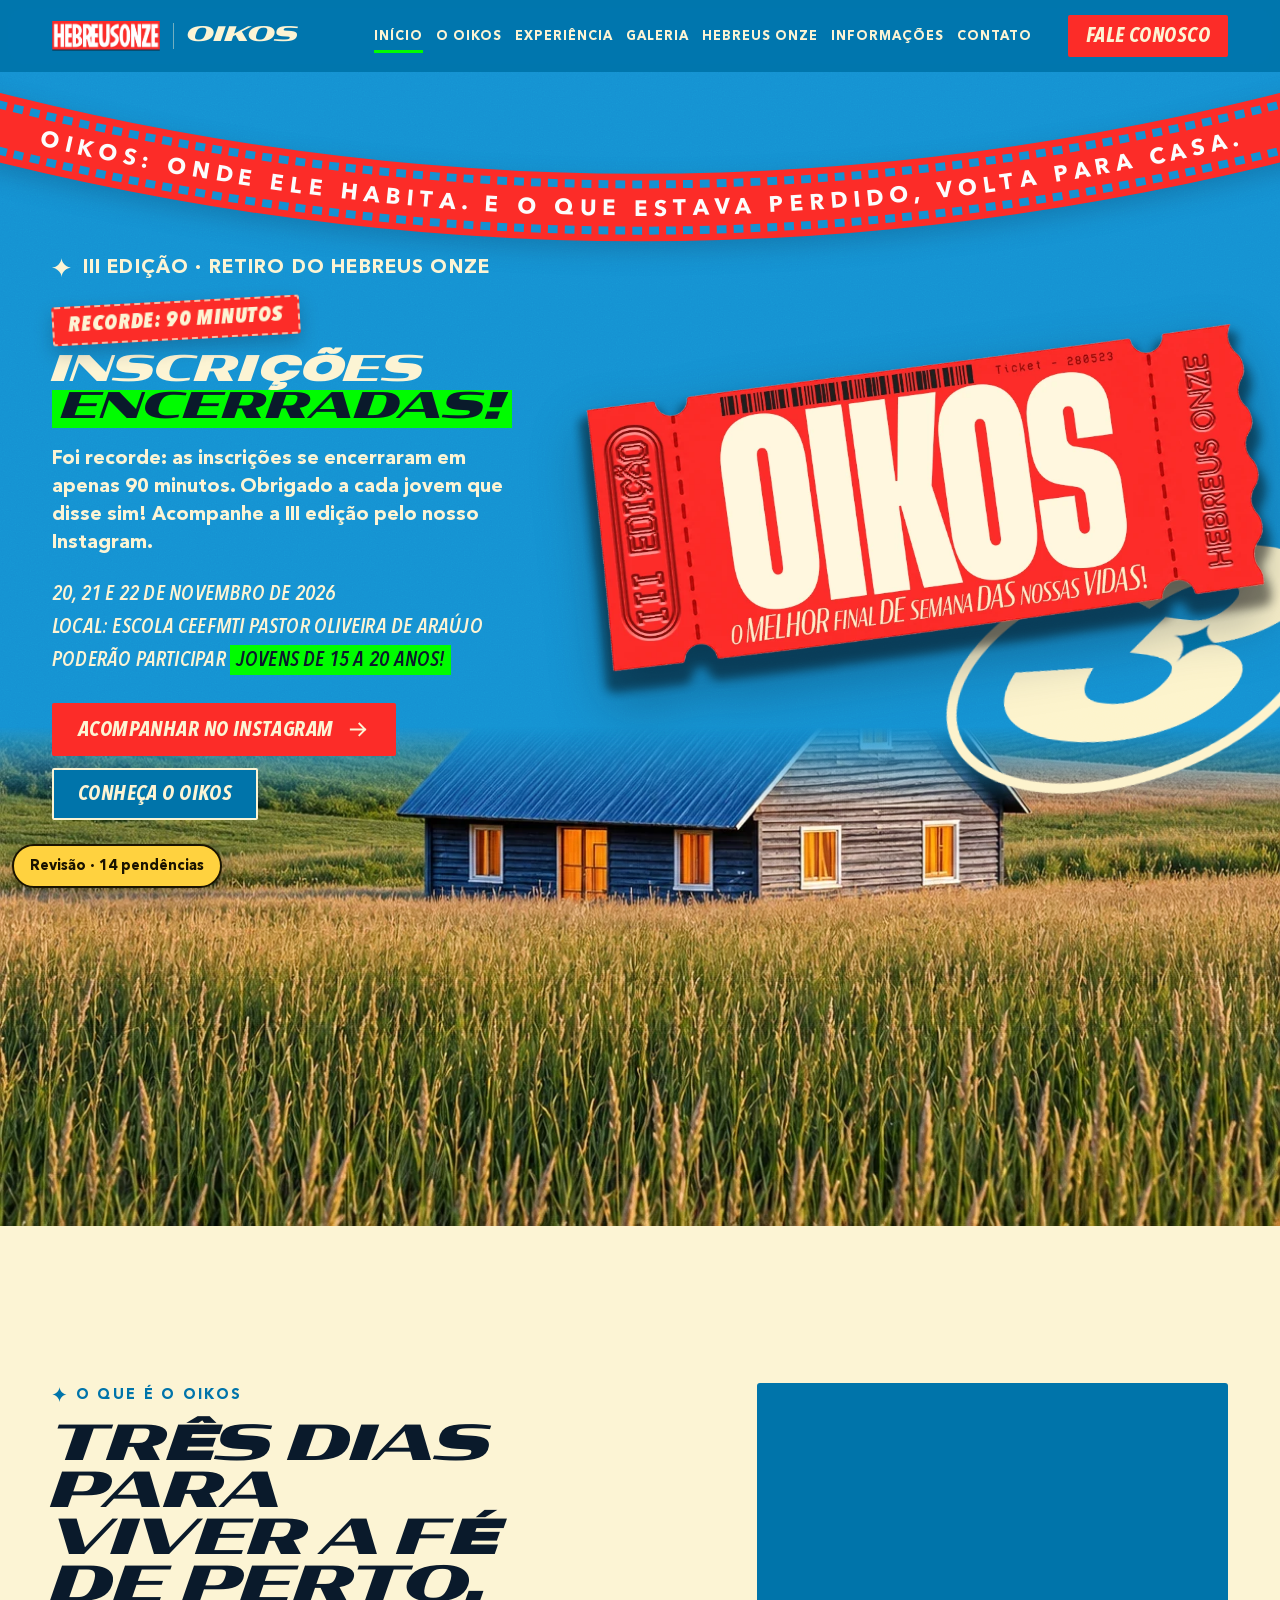
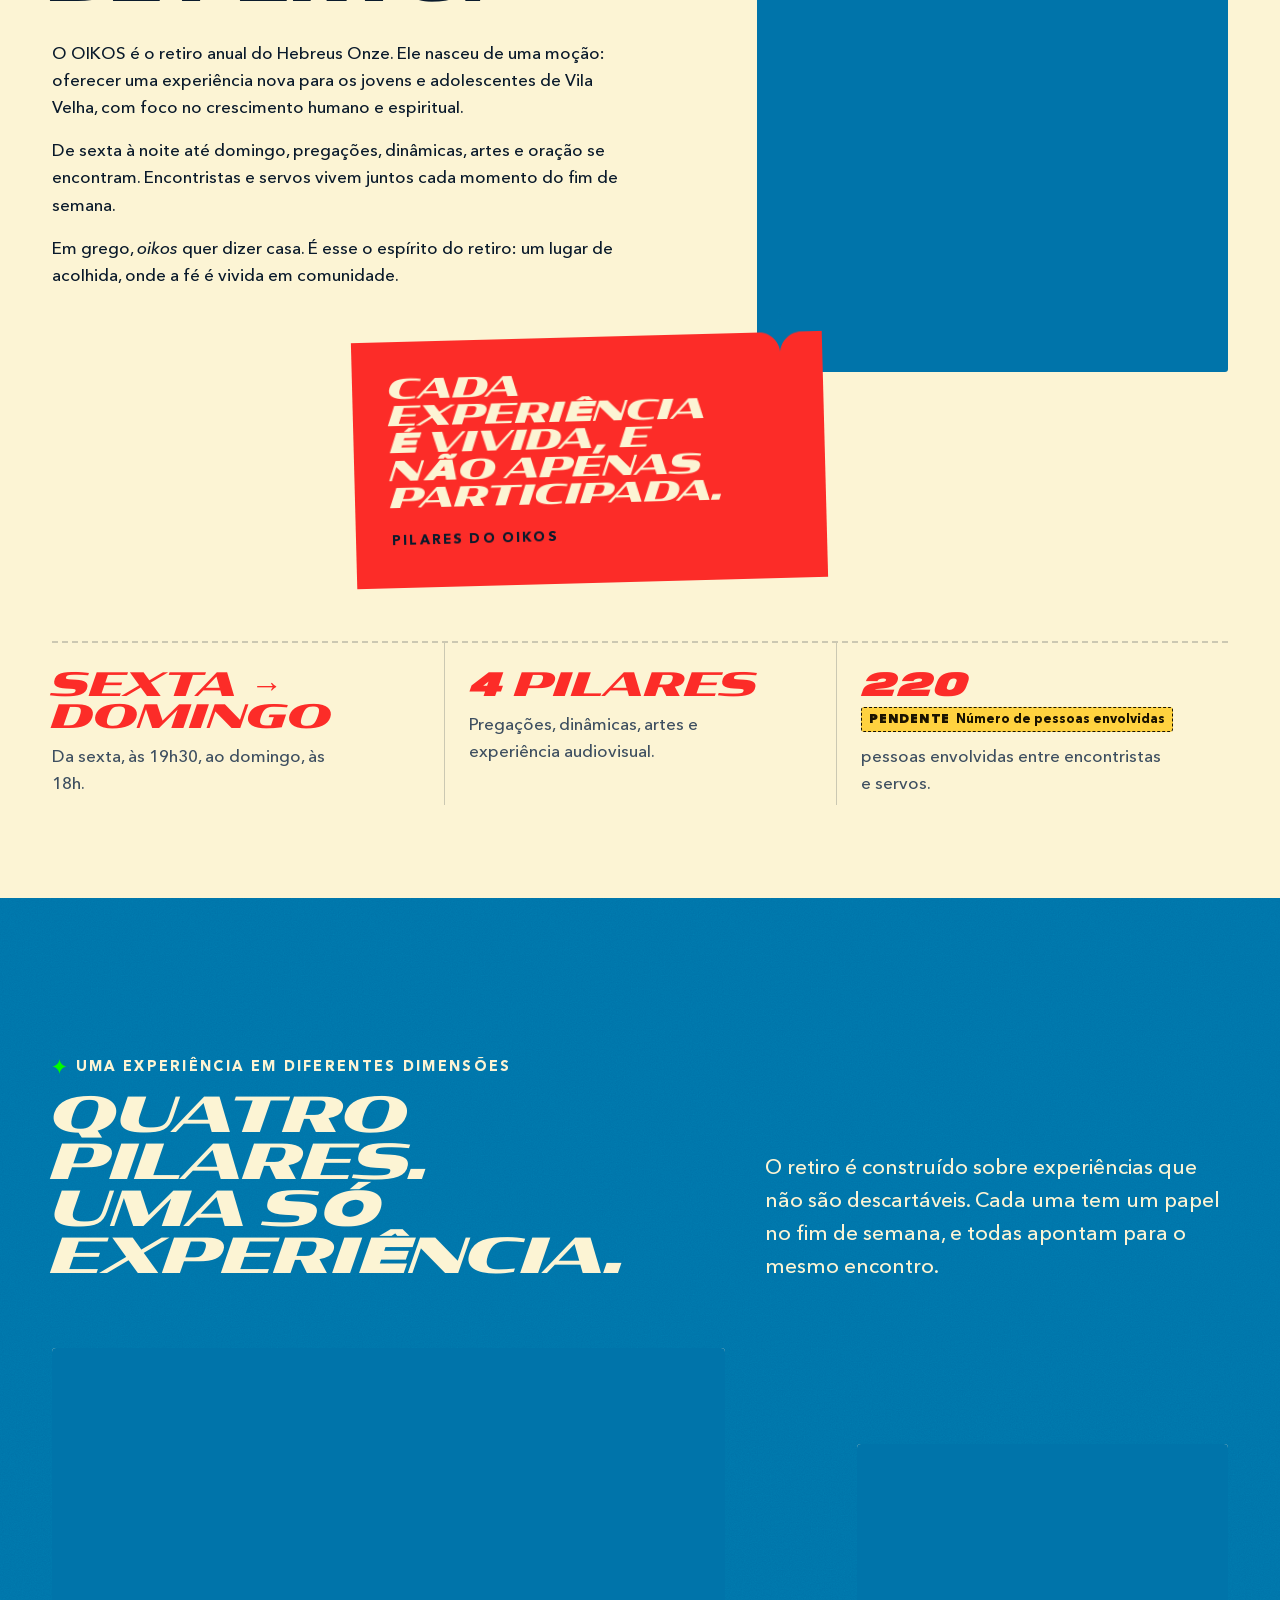
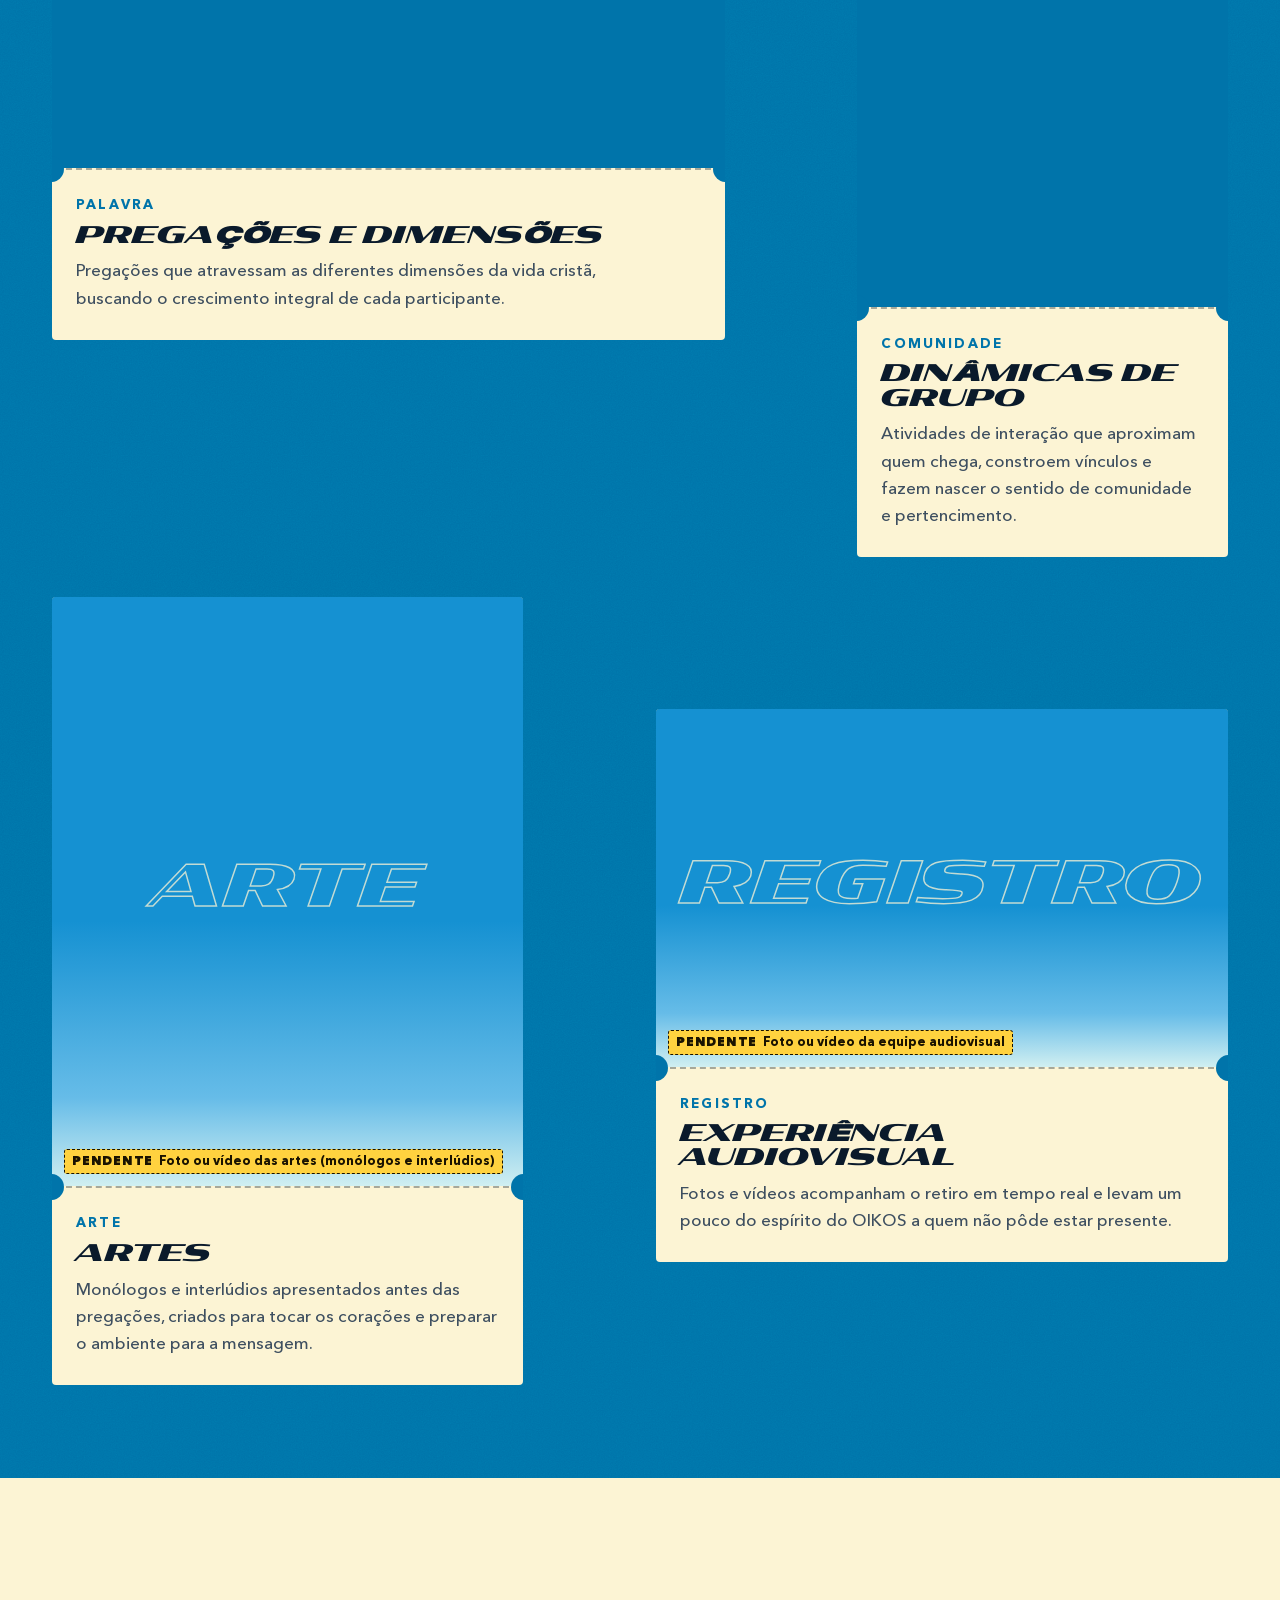
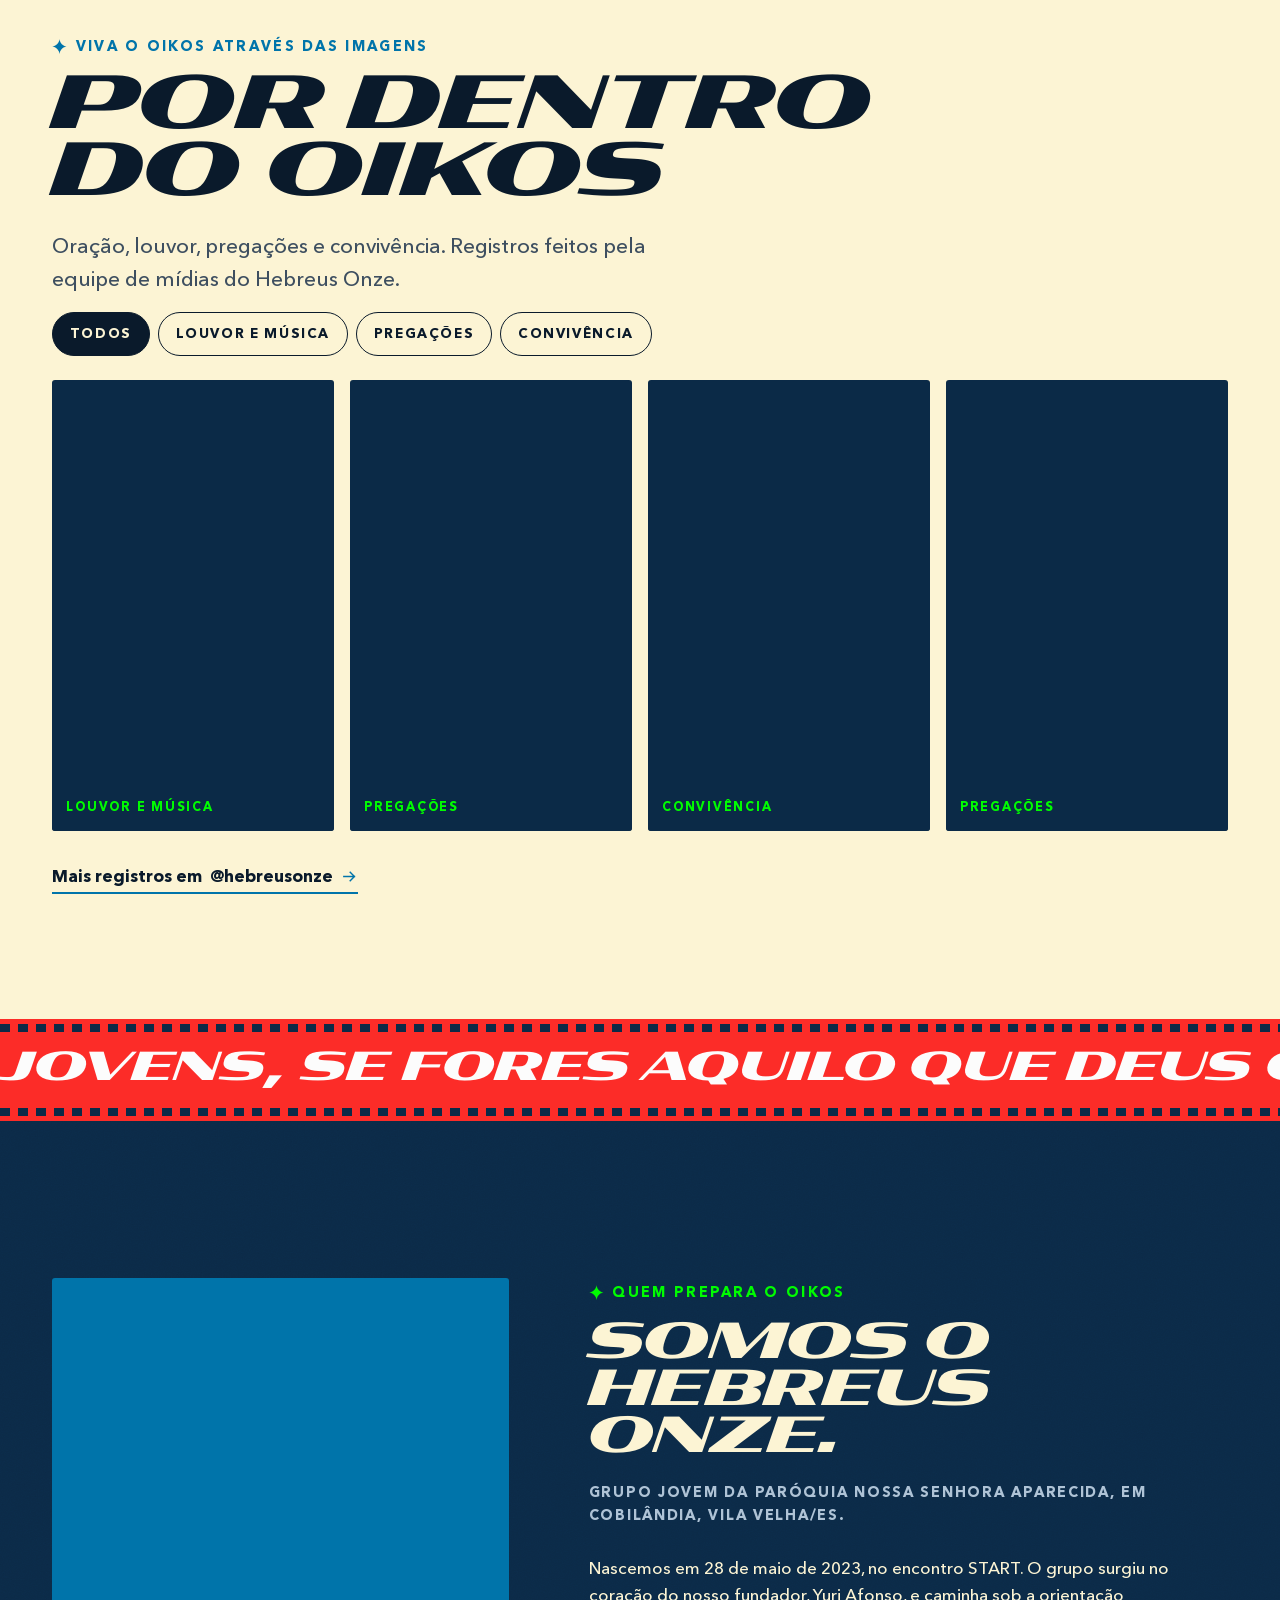
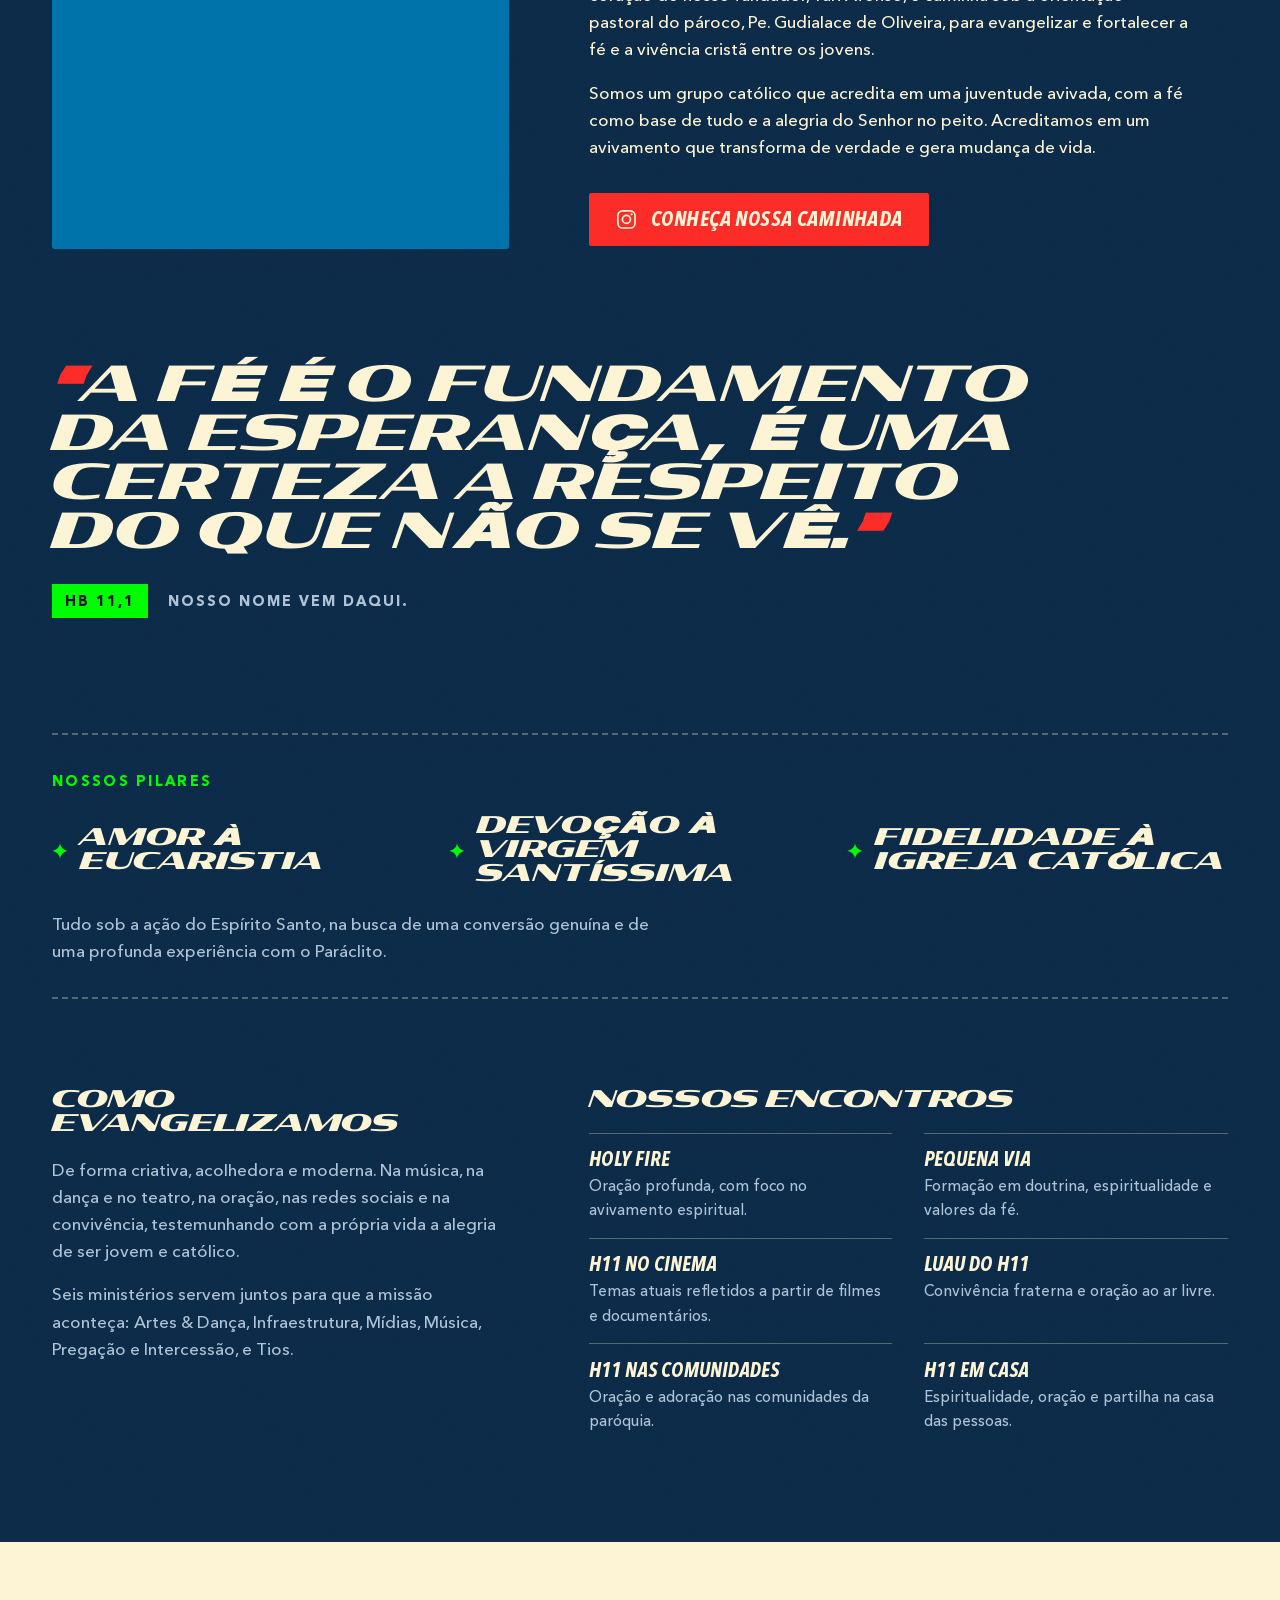
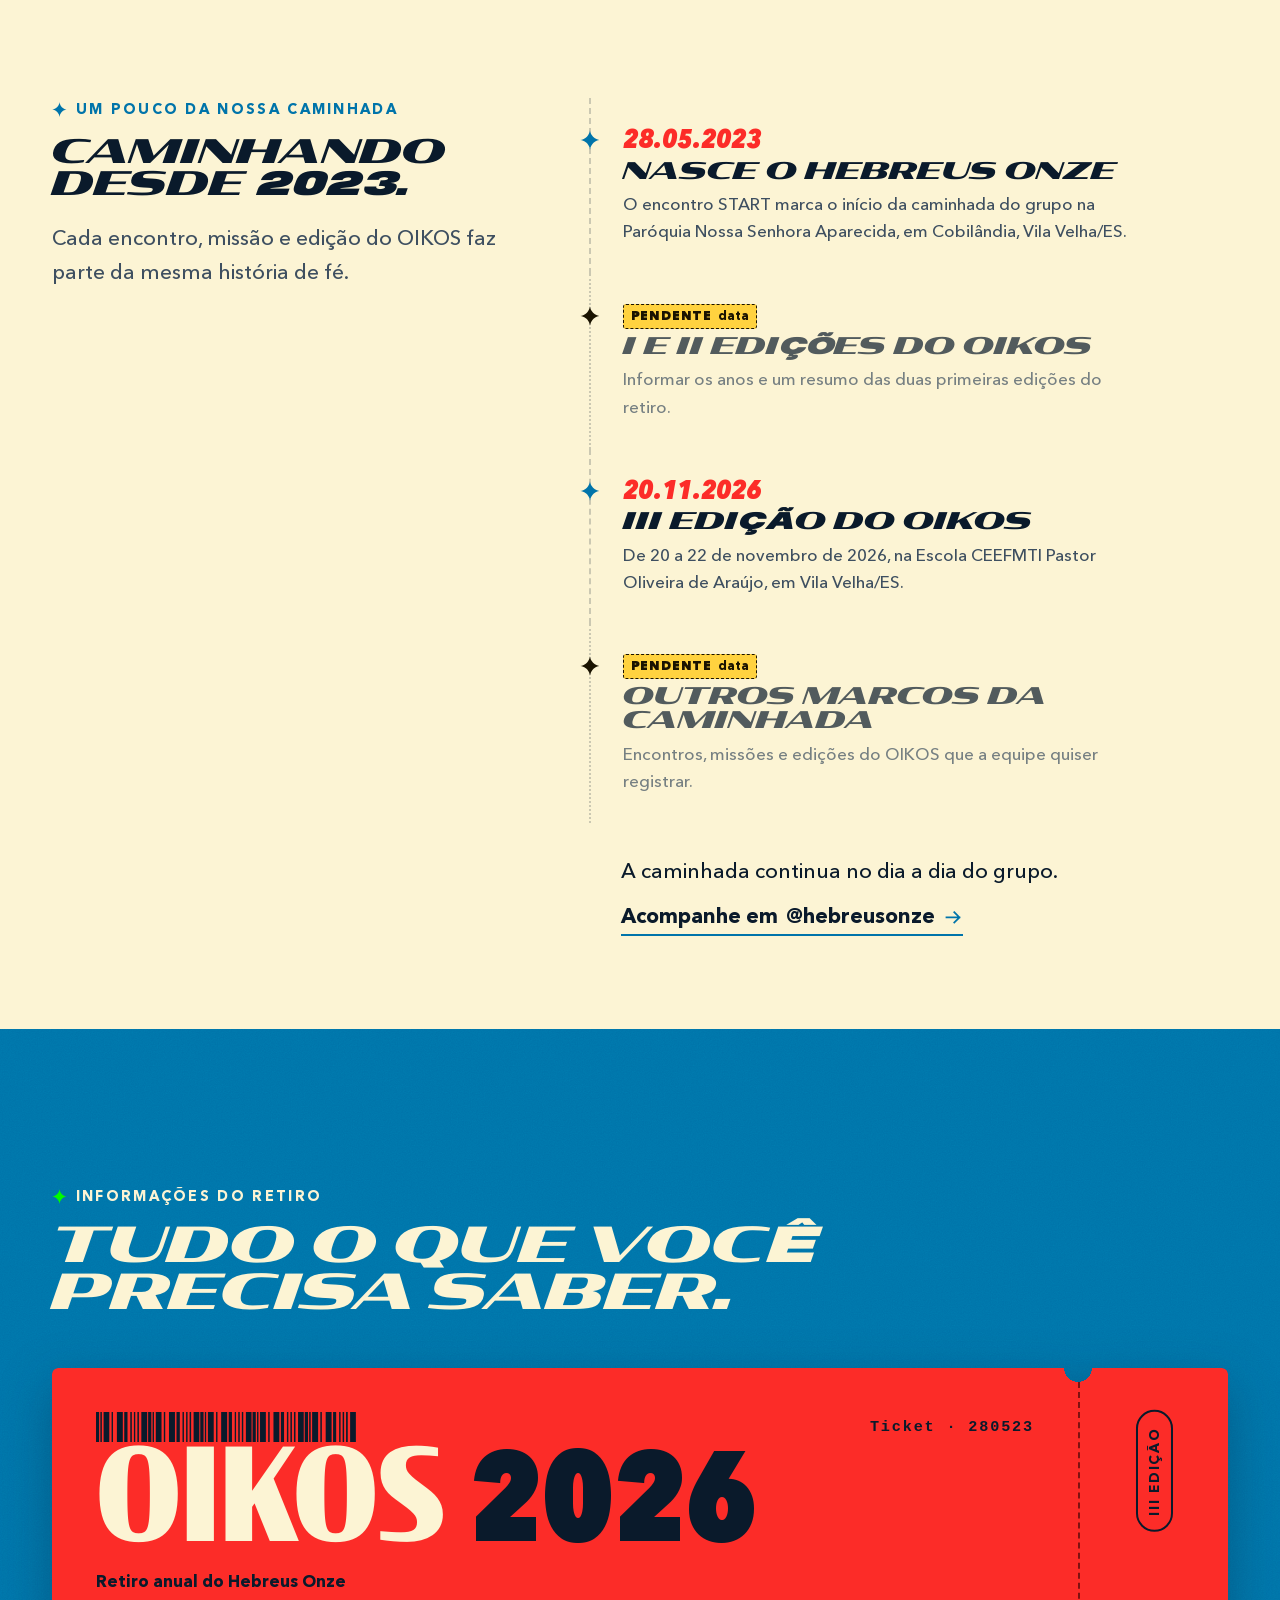
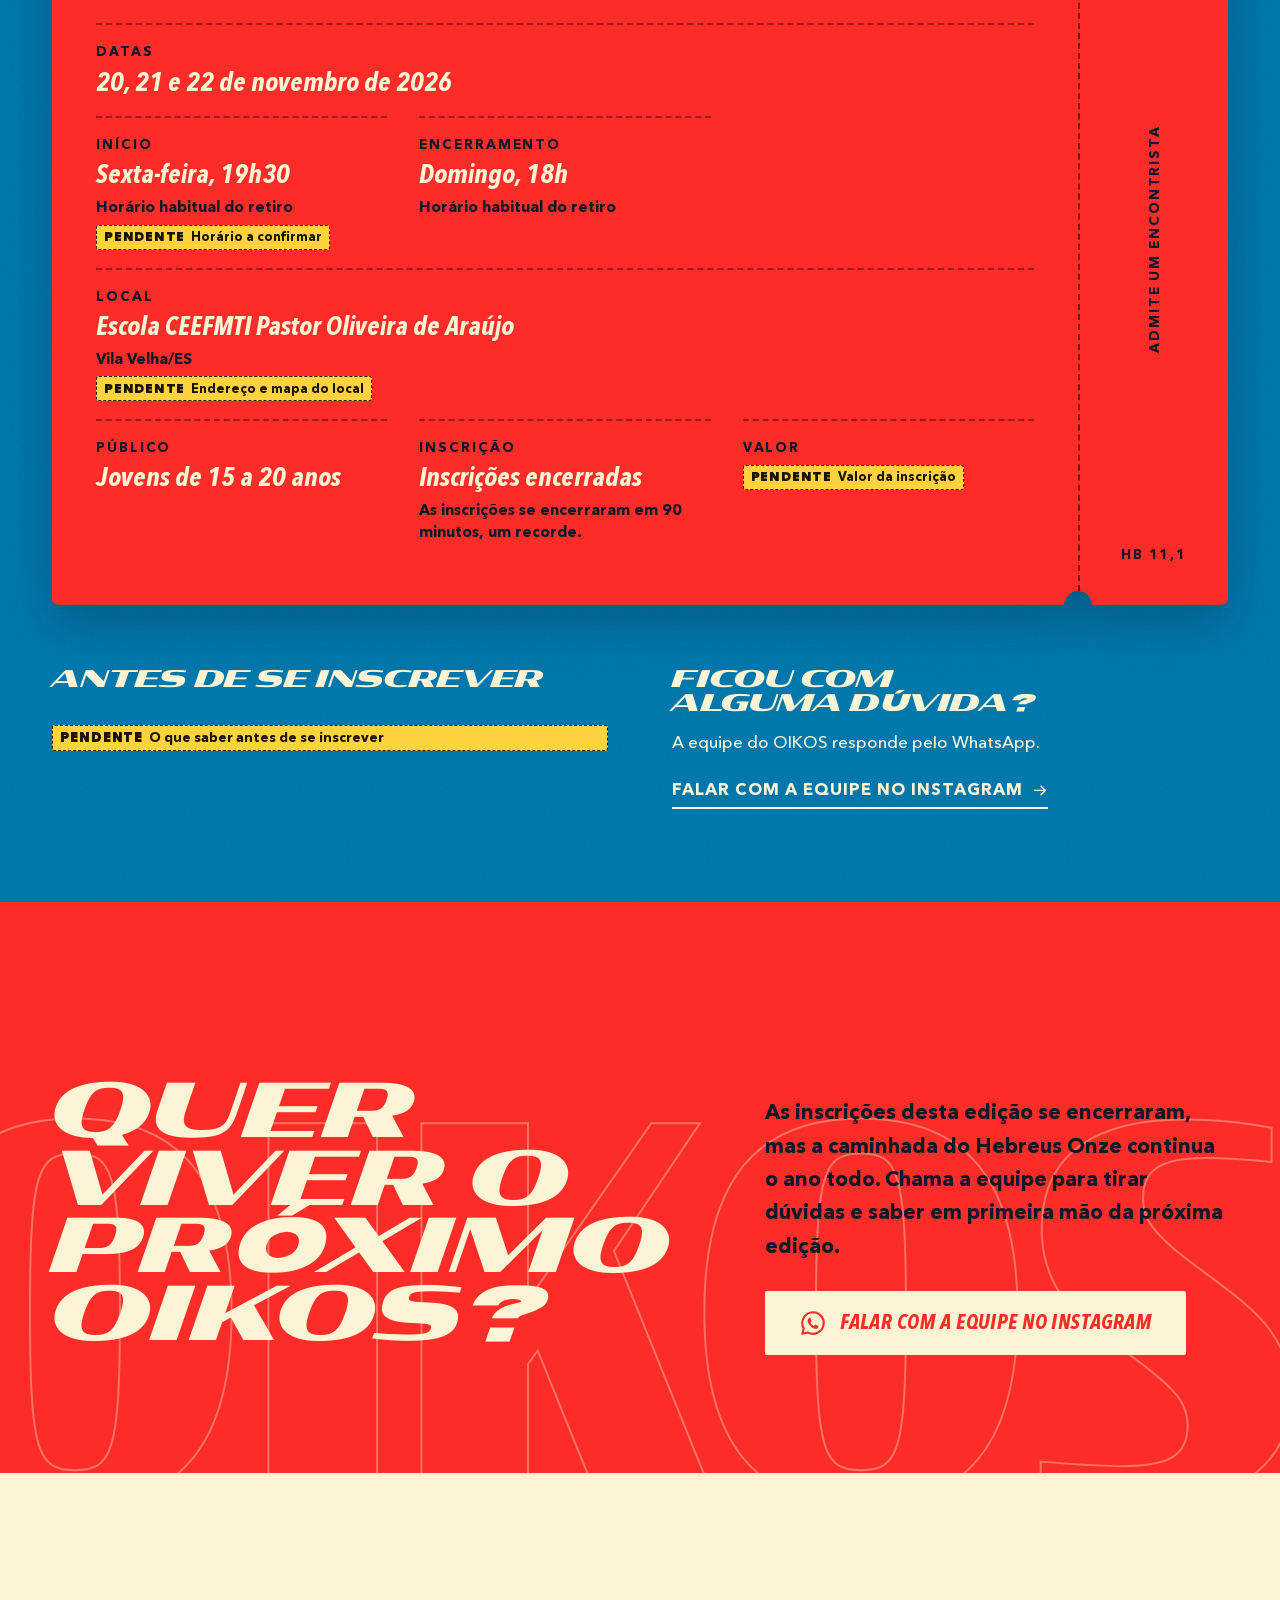
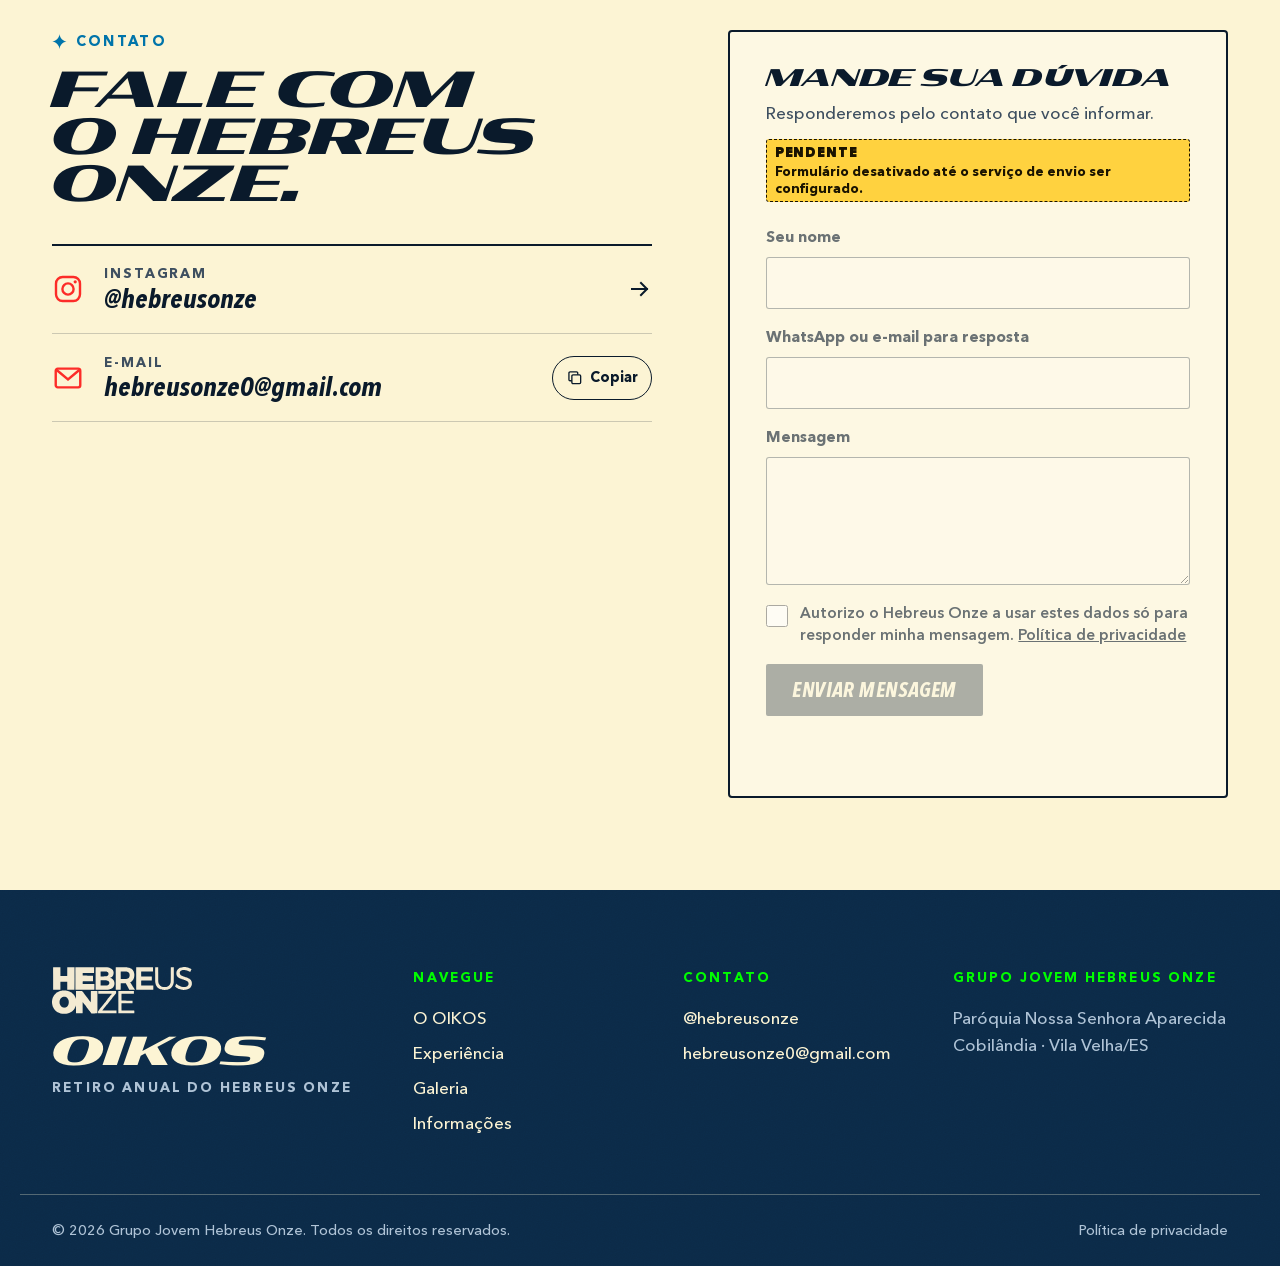
<file: index.html>
<!doctype html>
<html lang="pt-BR">
<head>
  <meta charset="utf-8">
  <meta name="viewport" content="width=device-width, initial-scale=1, viewport-fit=cover">
  <title>OIKOS | Retiro anual do Hebreus Onze · Vila Velha/ES</title>
  <meta name="description" content="OIKOS é o retiro anual do Grupo Jovem Hebreus Onze, da Paróquia Nossa Senhora Aparecida, em Cobilândia, Vila Velha/ES. Pregação, artes, oração e convivência para jovens de 15 a 20 anos.">
  <meta name="theme-color" content="#0074AA">
  <meta name="referrer" content="strict-origin-when-cross-origin">
  <meta http-equiv="Content-Security-Policy" content="default-src 'self'; script-src 'self' 'sha256-qOhFsq0QMV2REqNwk5hGH5bZE9SkX6gt6yeyKdYPv+U='; style-src 'self'; img-src 'self' data: https:; media-src 'self' https:; font-src 'self'; frame-src https://www.instagram.com; connect-src 'self' https://formspree.io https://formsubmit.co https://api.web3forms.com; form-action 'self' https://formspree.io https://formsubmit.co https://api.web3forms.com; base-uri 'self'; object-src 'none'">

  <!-- Compartilhamento em redes sociais. Se o site mudar de domínio, atualize og:url, og:image e o link canônico. -->
  <link rel="canonical" href="https://hebreus-onze-oikos.pages.dev/">
  <meta property="og:url" content="https://hebreus-onze-oikos.pages.dev/">
  <meta property="og:type" content="website">
  <meta property="og:locale" content="pt_BR">
  <meta property="og:site_name" content="Hebreus Onze">
  <meta property="og:title" content="OIKOS · Retiro anual do Hebreus Onze">
  <meta property="og:description" content="OIKOS: onde Ele habita. E o que estava perdido, volta para casa. III edição, 20 a 22 de novembro de 2026, em Vila Velha/ES.">
  <meta property="og:image" content="https://hebreus-onze-oikos.pages.dev/assets/img/social/oikos-compartilhamento.jpg">
  <meta property="og:image:width" content="1200">
  <meta property="og:image:height" content="630">
  <meta property="og:image:alt" content="OIKOS, retiro anual do Hebreus Onze">
  <meta name="twitter:card" content="summary_large_image">

  <link rel="icon" href="assets/img/marca/favicon-32.png" sizes="32x32" type="image/png">
  <link rel="apple-touch-icon" href="assets/img/marca/apple-touch-icon.png">
  <link rel="preload" href="assets/fonts/condor-extrabold-expanded-italic.woff2" as="font" type="font/woff2" crossorigin>
  <link rel="preload" href="assets/fonts/avenir-next-500.woff2" as="font" type="font/woff2" crossorigin>
  <link rel="stylesheet" href="css/estilo.css">
  <script>document.documentElement.classList.add("js")</script>

  <script type="application/ld+json">
  {
    "@context": "https://schema.org",
    "@type": "Organization",
    "name": "Grupo Jovem Hebreus Onze",
    "description": "Grupo jovem católico da Paróquia Nossa Senhora Aparecida, em Cobilândia, Vila Velha/ES.",
    "foundingDate": "2023-05-28",
    "email": "hebreusonze0@gmail.com",
    "url": "https://hebreus-onze-oikos.pages.dev/",
    "sameAs": ["https://www.instagram.com/hebreusonze/"],
    "address": { "@type": "PostalAddress", "addressLocality": "Vila Velha", "addressRegion": "ES", "addressCountry": "BR" }
  }
  </script>
</head>
<body>

<!-- Ícones reutilizáveis -->
<svg class="sprite" aria-hidden="true" focusable="false">
  <symbol id="i-brilho" viewBox="45 45 651 651"><path fill="currentColor" d="M369 57C363 128 326 206 270 263 209 326 129 364 51 369c-6 1-2 2 12 3 112 11 223 92 275 201 17 37 31 86 31 115 0 8 2 3 3-11 5-55 30-116 66-164 57-76 141-127 230-140 7-1 16-2 18-2s5 0 6-1 0-1-4-1c-2 0-10-1-17-2-99-13-193-75-250-165-27-43-47-100-50-144 0-5-1-9-1-10s-1 4-1 9Z"/></symbol>
  <symbol id="i-seta" viewBox="0 0 24 24"><path fill="none" stroke="currentColor" stroke-width="2" stroke-linecap="square" d="M4 12h15M13 6l6 6-6 6"/></symbol>
  <symbol id="i-seta-baixo" viewBox="0 0 24 24"><path fill="none" stroke="currentColor" stroke-width="2" stroke-linecap="square" d="M12 4v15M6 13l6 6 6-6"/></symbol>
  <symbol id="i-whatsapp" viewBox="0 0 24 24"><path fill="none" stroke="currentColor" stroke-width="1.8" stroke-linejoin="round" d="M12 2.8a9.2 9.2 0 0 0-7.9 13.9L2.8 21.2l4.6-1.2A9.2 9.2 0 1 0 12 2.8Z"/><path fill="currentColor" d="M9.1 7.3c.3 0 .5 0 .7.5l.9 2.1c.1.3 0 .5-.1.7l-.6.7c-.1.2-.2.3 0 .6.5.9 1.3 1.8 2.3 2.4.3.2.4.1.6 0l.7-.8c.2-.2.4-.2.6-.1l2 1c.3.1.4.3.4.5 0 .8-.6 1.8-1.6 2-1 .2-2.6-.2-4.4-1.6-1.7-1.3-2.9-3.1-3.2-4.3-.3-1.3.3-2.6 1.2-3.3.2-.2.3-.4.5-.4Z"/></symbol>
  <symbol id="i-instagram" viewBox="0 0 24 24"><rect x="3" y="3" width="18" height="18" rx="5" fill="none" stroke="currentColor" stroke-width="1.8"/><circle cx="12" cy="12" r="4.2" fill="none" stroke="currentColor" stroke-width="1.8"/><circle cx="17.4" cy="6.6" r="1.2" fill="currentColor"/></symbol>
  <symbol id="i-email" viewBox="0 0 24 24"><rect x="2.8" y="5" width="18.4" height="14" rx="1.5" fill="none" stroke="currentColor" stroke-width="1.8"/><path fill="none" stroke="currentColor" stroke-width="1.8" d="m3.5 6 8.5 7 8.5-7"/></symbol>
  <symbol id="i-play" viewBox="0 0 24 24"><path fill="currentColor" d="M7 4.5v15l12.5-7.5Z"/></symbol>
  <symbol id="i-pausa" viewBox="0 0 24 24"><path fill="currentColor" d="M6 4.5h4v15H6zm8 0h4v15h-4z"/></symbol>
  <symbol id="i-fechar" viewBox="0 0 24 24"><path fill="none" stroke="currentColor" stroke-width="2" d="m5 5 14 14M19 5 5 19"/></symbol>
  <symbol id="i-anterior" viewBox="0 0 24 24"><path fill="none" stroke="currentColor" stroke-width="2" d="m15 4-8 8 8 8"/></symbol>
  <symbol id="i-proximo" viewBox="0 0 24 24"><path fill="none" stroke="currentColor" stroke-width="2" d="m9 4 8 8-8 8"/></symbol>
  <symbol id="i-copiar" viewBox="0 0 24 24"><rect x="8" y="8" width="12" height="12" rx="1.5" fill="none" stroke="currentColor" stroke-width="1.8"/><path fill="none" stroke="currentColor" stroke-width="1.8" d="M16 8V5.5A1.5 1.5 0 0 0 14.5 4h-9A1.5 1.5 0 0 0 4 5.5v9A1.5 1.5 0 0 0 5.5 16H8"/></symbol>
  <symbol id="i-pin" viewBox="0 0 24 24"><path fill="none" stroke="currentColor" stroke-width="1.8" d="M12 21s-6.5-6.1-6.5-11.2a6.5 6.5 0 0 1 13 0C18.5 14.9 12 21 12 21Z"/><circle cx="12" cy="9.8" r="2.3" fill="currentColor"/></symbol>
</svg>

<a class="pular" href="#conteudo">Pular para o conteúdo</a>

<!-- ============================== CABEÇALHO ============================== -->
<header class="topo" data-topo>
  <div class="aviso" data-aviso hidden>
    <div class="wrap aviso__wrap">
      <svg class="icone" aria-hidden="true"><use href="#i-brilho"/></svg>
      <p class="aviso__texto" data-aviso-texto></p>
      <a class="aviso__link" data-aviso-link hidden></a>
    </div>
  </div>
  <div class="wrap topo__barra">
    <a class="marca" href="#inicio" aria-label="OIKOS, Hebreus Onze: voltar ao início">
      <img class="marca__h11" src="assets/img/marca/hebreusonze-marvel.webp" width="1002" height="280" alt="">
      <span class="marca__div" aria-hidden="true"></span>
      <span class="marca__oikos" aria-hidden="true">OIKOS</span>
    </a>
    <nav class="nav" aria-label="Seções do site">
      <ul class="nav__lista">
        <li><a href="#inicio">Início</a></li>
        <li><a href="#oikos">O OIKOS</a></li>
        <li><a href="#experiencia">Experiência</a></li>
        <li><a href="#galeria">Galeria</a></li>
        <li><a href="#hebreus-onze">Hebreus Onze</a></li>
        <li><a href="#informacoes">Informações</a></li>
        <li><a href="#contato">Contato</a></li>
      </ul>
    </nav>
    <div class="topo__acoes">
      <a class="btn btn--primario btn--pequeno topo__cta" href="#participar">Fale conosco</a>
      <button class="menu-botao" type="button" aria-expanded="false" aria-controls="menu-movel" data-menu-botao>
        <span class="menu-botao__linhas" aria-hidden="true"></span>
        <span class="sr-only">Abrir menu</span>
      </button>
    </div>
  </div>
</header>

<div class="menu-movel grao" id="menu-movel" data-menu hidden>
  <nav aria-label="Menu">
    <ul class="menu-movel__lista">
      <li><a href="#inicio">Início</a></li>
      <li><a href="#oikos">O OIKOS</a></li>
      <li><a href="#experiencia">Experiência</a></li>
      <li><a href="#galeria">Galeria</a></li>
      <li><a href="#hebreus-onze">Hebreus Onze</a></li>
      <li><a href="#informacoes">Informações</a></li>
      <li><a href="#contato">Contato</a></li>
    </ul>
  </nav>
  <div class="menu-movel__rodape">
    <a class="btn btn--primario" href="#participar">Fale com a equipe</a>
    <a class="menu-movel__social" data-instagram href="https://www.instagram.com/hebreusonze/" target="_blank" rel="noopener noreferrer">
      <svg class="icone" aria-hidden="true"><use href="#i-instagram"/></svg><span data-instagram-usuario>@hebreusonze</span>
    </a>
  </div>
</div>

<main id="conteudo">

<!-- ============================== 1 · HERO ============================== -->
<section class="hero grao" id="inicio" aria-labelledby="hero-titulo">
  <div class="hero__midia" data-hero-midia></div>
  <div class="hero__sombra" aria-hidden="true"></div>
  <div class="hero__tres-grande" aria-hidden="true">
    <img class="hero__anel" src="assets/img/oikos/circulo.png" width="1017" height="608" alt="">
    <img class="hero__tres-img" src="assets/img/oikos/tres-brilho.webp" width="1016" height="731" alt="">
  </div>
  <div class="hero__casa" aria-hidden="true">
    <picture>
      <!-- Computador: foto horizontal. Celular e tablet em pé: foto quadrada. -->
      <source media="(min-width: 1000px)" srcset="assets/img/oikos/casa-campo-larga.webp" width="2000" height="1125">
      <img src="assets/img/oikos/casa-campo.webp" width="1254" height="1254" alt="">
    </picture>
  </div>

  <div class="fita">
    <svg class="fita__curva" viewBox="0 0 1440 180" aria-hidden="true" focusable="false">
      <path id="fita-caminho" class="fita__faixa" d="M -40 30 Q 720 230 1480 30"/>
      <path class="fita__furos" d="M -40 4 Q 720 204 1480 4"/>
      <path class="fita__furos" d="M -40 56 Q 720 256 1480 56"/>
      <text dy="9"><textPath href="#fita-caminho" startOffset="50%" text-anchor="middle" textLength="1360" lengthAdjust="spacing" data-lema-svg>OIKOS: ONDE ELE HABITA. E O QUE ESTAVA PERDIDO, VOLTA PARA CASA.</textPath></text>
    </svg>
    <p class="fita__texto" data-lema>OIKOS: onde Ele habita. E o que estava perdido, volta para casa.</p>
  </div>

  <div class="wrap hero__grade">
    <div class="hero__centro">
      <h1 class="hero__bilhete" id="hero-titulo">
        <img src="assets/img/oikos/bilhete-oikos.webp" width="1051" height="562" fetchpriority="high"
             alt="OIKOS, III edição. O melhor final de semana das nossas vidas! Hebreus Onze.">
        <img class="hero__tres" src="assets/img/oikos/tres-brilho.webp" width="1016" height="731" alt="">
      </h1>

      <div class="hero__texto">
        <p class="hero__edicao">
          <svg class="icone" aria-hidden="true"><use href="#i-brilho"/></svg>
          <span><span data-numero-edicao>III Edição</span> · Retiro do Hebreus Onze</span>
        </p>
        <p class="hero__selo" data-fase-selo>Recorde: 90 minutos</p>
        <p class="hero__frase" data-fase-frase>Inscrições <em>encerradas!</em></p>
        <p class="hero__sub" data-fase-subtitulo>Foi recorde: as inscrições se encerraram em apenas 90 minutos. Obrigado a cada jovem que disse sim! Acompanhe a III edição pelo nosso Instagram.</p>
        <ul class="hero__dados">
          <li data-campo="quando">20, 21 e 22 de novembro de 2026</li>
          <li data-hero-local>Local: <span data-campo="local-nome">Escola CEEFMTI Pastor Oliveira de Araújo</span></li>
          <li data-hero-publico>Poderão participar <em data-campo="publico">jovens de 15 a 20 anos!</em></li>
        </ul>
        <div class="hero__botoes">
          <a class="btn btn--primario" href="#participar" data-fase-botao>
            <span data-fase-botao-texto>Acompanhar no Instagram</span>
            <svg class="icone" aria-hidden="true"><use href="#i-seta"/></svg>
          </a>
          <a class="btn btn--contorno" href="#oikos">Conheça o OIKOS</a>
        </div>
      </div>
    </div>
  </div>
  <button class="hero__pausa" type="button" data-hero-pausa hidden aria-pressed="false">
    <svg class="icone" aria-hidden="true"><use href="#i-pausa"/></svg>
    <span class="sr-only" data-hero-pausa-texto>Pausar vídeo de fundo</span>
  </button>
</section>

<!-- ============================== 2 · O QUE É O OIKOS ============================== -->
<section class="faixa faixa--papel oikos-sec" id="oikos" aria-labelledby="oikos-titulo">
  <div class="wrap oikos-sec__grade">
    <div class="oikos-sec__texto revela">
      <p class="sobrelinha"><svg class="icone" aria-hidden="true"><use href="#i-brilho"/></svg>O que é o OIKOS</p>
      <h2 class="titulo titulo--g" id="oikos-titulo">Três dias para viver a fé de perto.</h2>
      <div class="prosa">
        <p>O OIKOS é o retiro anual do Hebreus Onze. Ele nasceu de uma moção: oferecer uma experiência nova para os jovens e adolescentes de Vila Velha, com foco no crescimento humano e espiritual.</p>
        <p>De sexta à noite até domingo, pregações, dinâmicas, artes e oração se encontram. Encontristas e servos vivem juntos cada momento do fim de semana.</p>
        <p>Em grego, <em>oikos</em> quer dizer casa. É esse o espírito do retiro: um lugar de acolhida, onde a fé é vivida em comunidade.</p>
      </div>
    </div>

    <figure class="oikos-sec__foto revela">
      <div class="moldura moldura--retrato" data-midia="oikos" data-midia-rotulo="Foto do OIKOS (edição anterior)">
        <div class="moldura__vazia" aria-hidden="true"><span>OIKOS</span></div>
      </div>
      <figcaption class="legenda" data-midia-legenda="oikos" hidden></figcaption>
    </figure>

    <blockquote class="citacao-oikos revela">
      <svg class="citacao-oikos__brilho" aria-hidden="true"><use href="#i-brilho"/></svg>
      <p>Cada experiência é vivida, e não apenas participada.</p>
      <footer>Pilares do OIKOS</footer>
    </blockquote>
  </div>

  <div class="wrap">
    <dl class="fatos revela">
      <div class="fato">
        <dt class="fato__valor">Sexta <span aria-hidden="true">→</span><span class="sr-only">a</span> Domingo</dt>
        <dd class="fato__desc" data-campo="fato-horario">Da sexta, às 19h30, ao domingo, às 18h.</dd>
      </div>
      <div class="fato">
        <dt class="fato__valor">4 pilares</dt>
        <dd class="fato__desc">Pregações, dinâmicas, artes e experiência audiovisual.</dd>
      </div>
      <div class="fato" data-fato-pessoas>
        <dt class="fato__valor" data-campo="pessoas">220</dt>
        <dd class="fato__desc">pessoas envolvidas entre encontristas e servos.</dd>
      </div>
    </dl>
  </div>
</section>

<!-- ============================== 3 · EXPERIÊNCIA ============================== -->
<section class="faixa faixa--azul grao experiencia" id="experiencia" aria-labelledby="exp-titulo">
  <div class="wrap">
    <header class="cabeca-sec cabeca-sec--dividida revela">
      <div>
        <p class="sobrelinha"><svg class="icone" aria-hidden="true"><use href="#i-brilho"/></svg>Uma experiência em diferentes dimensões</p>
        <h2 class="titulo titulo--g" id="exp-titulo">Quatro pilares. Uma só experiência.</h2>
      </div>
      <p class="cabeca-sec__intro">O retiro é construído sobre experiências que não são descartáveis. Cada uma tem um papel no fim de semana, e todas apontam para o mesmo encontro.</p>
    </header>

    <div class="pilares">
      <article class="pilar pilar--a revela">
        <div class="moldura moldura--paisagem" data-midia="pregacao" data-midia-rotulo="Foto ou vídeo das pregações">
          <div class="moldura__vazia" aria-hidden="true"><span>Palavra</span></div>
        </div>
        <div class="pilar__picote" aria-hidden="true"></div>
        <div class="pilar__corpo">
          <p class="pilar__tag">Palavra</p>
          <h3 class="pilar__titulo">Pregações e dimensões</h3>
          <p>Pregações que atravessam as diferentes dimensões da vida cristã, buscando o crescimento integral de cada participante.</p>
        </div>
      </article>

      <article class="pilar pilar--b revela">
        <div class="moldura moldura--retrato" data-midia="dinamicas" data-midia-rotulo="Foto ou vídeo das dinâmicas de grupo">
          <div class="moldura__vazia" aria-hidden="true"><span>Juntos</span></div>
        </div>
        <div class="pilar__picote" aria-hidden="true"></div>
        <div class="pilar__corpo">
          <p class="pilar__tag">Comunidade</p>
          <h3 class="pilar__titulo">Dinâmicas de grupo</h3>
          <p>Atividades de interação que aproximam quem chega, constroem vínculos e fazem nascer o sentido de comunidade e pertencimento.</p>
        </div>
      </article>

      <article class="pilar pilar--c revela">
        <div class="moldura moldura--retrato" data-midia="artes" data-midia-rotulo="Foto ou vídeo das artes (monólogos e interlúdios)">
          <div class="moldura__vazia" aria-hidden="true"><span>Arte</span></div>
        </div>
        <div class="pilar__picote" aria-hidden="true"></div>
        <div class="pilar__corpo">
          <p class="pilar__tag">Arte</p>
          <h3 class="pilar__titulo">Artes</h3>
          <p>Monólogos e interlúdios apresentados antes das pregações, criados para tocar os corações e preparar o ambiente para a mensagem.</p>
        </div>
      </article>

      <article class="pilar pilar--d revela">
        <div class="moldura moldura--paisagem" data-midia="audiovisual" data-midia-rotulo="Foto ou vídeo da equipe audiovisual">
          <div class="moldura__vazia" aria-hidden="true"><span>Registro</span></div>
        </div>
        <div class="pilar__picote" aria-hidden="true"></div>
        <div class="pilar__corpo">
          <p class="pilar__tag">Registro</p>
          <h3 class="pilar__titulo">Experiência audiovisual</h3>
          <p>Fotos e vídeos acompanham o retiro em tempo real e levam um pouco do espírito do OIKOS a quem não pôde estar presente.</p>
        </div>
      </article>
    </div>
  </div>
</section>

<!-- ============================== 4 · GALERIA ============================== -->
<section class="faixa faixa--papel galeria" id="galeria" aria-labelledby="galeria-titulo">
  <div class="wrap">
    <header class="cabeca-sec revela">
      <p class="sobrelinha"><svg class="icone" aria-hidden="true"><use href="#i-brilho"/></svg>Viva o OIKOS através das imagens</p>
      <h2 class="titulo titulo--gg" id="galeria-titulo">Por dentro do OIKOS</h2>
      <p class="cabeca-sec__intro">Oração, louvor, pregações e convivência. Registros feitos pela equipe de mídias do Hebreus Onze.</p>
    </header>

    <div class="galeria__filtros" data-galeria-filtros role="group" aria-label="Filtrar galeria" hidden></div>
    <div class="galeria__grade" data-galeria-grade aria-live="polite"></div>

    <div class="galeria__vazia" data-galeria-vazia hidden>
      <p>As imagens das edições do OIKOS chegam aqui em breve. Enquanto isso, acompanhe os registros no nosso Instagram.</p>
      <a class="btn btn--escuro" data-instagram href="https://www.instagram.com/hebreusonze/" target="_blank" rel="noopener noreferrer">
        <svg class="icone" aria-hidden="true"><use href="#i-instagram"/></svg>Ver no Instagram
      </a>
    </div>

    <p class="galeria__mais">
      <a data-instagram href="https://www.instagram.com/hebreusonze/" target="_blank" rel="noopener noreferrer">
        Mais registros em <span data-instagram-usuario>@hebreusonze</span>
        <svg class="icone" aria-hidden="true"><use href="#i-seta"/></svg>
      </a>
    </p>
  </div>
</section>

<!-- Faixa com a frase do grupo -->
<div class="frase-faixa">
  <p class="sr-only">Jovens, se fores aquilo que Deus quer, colocareis fogo no mundo!</p>
  <!-- Letreiro: duas metades iguais (2 + 2 cópias) para o giro não ter emenda -->
  <div class="frase-faixa__trilho" aria-hidden="true">
    <span class="frase-faixa__item">Jovens, se fores aquilo que Deus quer, colocareis fogo no mundo!<svg><use href="#i-brilho"/></svg></span>
    <span class="frase-faixa__item">Jovens, se fores aquilo que Deus quer, colocareis fogo no mundo!<svg><use href="#i-brilho"/></svg></span>
    <span class="frase-faixa__item">Jovens, se fores aquilo que Deus quer, colocareis fogo no mundo!<svg><use href="#i-brilho"/></svg></span>
    <span class="frase-faixa__item">Jovens, se fores aquilo que Deus quer, colocareis fogo no mundo!<svg><use href="#i-brilho"/></svg></span>
  </div>
</div>

<!-- ============================== 5 · HEBREUS ONZE ============================== -->
<section class="faixa faixa--noite grao h11" id="hebreus-onze" aria-labelledby="h11-titulo">
  <div class="wrap">
    <div class="h11__abertura">
      <figure class="h11__foto revela">
        <div class="moldura moldura--retrato" data-midia="grupo" data-midia-rotulo="Foto real do grupo Hebreus Onze">
          <div class="moldura__vazia moldura__vazia--logo" aria-hidden="true">
            <img src="assets/img/marca/hebreus-onze-creme.svg" width="302" height="100" alt="">
          </div>
        </div>
        <figcaption class="legenda" data-midia-legenda="grupo" hidden></figcaption>
      </figure>

      <div class="h11__intro revela">
        <p class="sobrelinha"><svg class="icone" aria-hidden="true"><use href="#i-brilho"/></svg>Quem prepara o OIKOS</p>
        <h2 class="titulo titulo--g" id="h11-titulo">Somos o Hebreus Onze.</h2>
        <p class="h11__onde">Grupo jovem da Paróquia Nossa Senhora Aparecida, em Cobilândia, Vila Velha/ES.</p>
        <div class="prosa">
          <p>Nascemos em 28 de maio de 2023, no encontro START. O grupo surgiu no coração do nosso fundador, Yuri Afonso, e caminha sob a orientação pastoral do pároco, Pe. Gudialace de Oliveira, para evangelizar e fortalecer a fé e a vivência cristã entre os jovens.</p>
          <p>Somos um grupo católico que acredita em uma juventude avivada, com a fé como base de tudo e a alegria do Senhor no peito. Acreditamos em um avivamento que transforma de verdade e gera mudança de vida.</p>
        </div>
        <a class="btn btn--primario" data-instagram href="https://www.instagram.com/hebreusonze/" target="_blank" rel="noopener noreferrer">
          <svg class="icone" aria-hidden="true"><use href="#i-instagram"/></svg>
          Conheça nossa caminhada
        </a>
      </div>
    </div>

    <figure class="versiculo revela">
      <blockquote>
        <p>A fé é o fundamento da esperança, é uma certeza a respeito do que não se vê.</p>
      </blockquote>
      <figcaption><span class="versiculo__ref">Hb 11,1</span><span>Nosso nome vem daqui.</span></figcaption>
    </figure>

    <div class="pilares-fe revela">
      <h3 class="sobrelinha">Nossos pilares</h3>
      <ul class="pilares-fe__lista">
        <li><svg class="icone" aria-hidden="true"><use href="#i-brilho"/></svg>Amor à Eucaristia</li>
        <li><svg class="icone" aria-hidden="true"><use href="#i-brilho"/></svg>Devoção à Virgem Santíssima</li>
        <li><svg class="icone" aria-hidden="true"><use href="#i-brilho"/></svg>Fidelidade à Igreja Católica</li>
      </ul>
      <p class="pilares-fe__nota">Tudo sob a ação do Espírito Santo, na busca de uma conversão genuína e de uma profunda experiência com o Paráclito.</p>
    </div>

    <div class="h11__missao">
      <div class="h11__como revela">
        <h3 class="titulo titulo--m">Como evangelizamos</h3>
        <div class="prosa">
          <p>De forma criativa, acolhedora e moderna. Na música, na dança e no teatro, na oração, nas redes sociais e na convivência, testemunhando com a própria vida a alegria de ser jovem e católico.</p>
          <p>Seis ministérios servem juntos para que a missão aconteça: Artes &amp; Dança, Infraestrutura, Mídias, Música, Pregação e Intercessão, e Tios.</p>
        </div>
      </div>
      <div class="h11__encontros revela">
        <h3 class="titulo titulo--m">Nossos encontros</h3>
        <dl class="encontros">
          <div><dt>Holy Fire</dt><dd>Oração profunda, com foco no avivamento espiritual.</dd></div>
          <div><dt>Pequena Via</dt><dd>Formação em doutrina, espiritualidade e valores da fé.</dd></div>
          <div><dt>H11 no Cinema</dt><dd>Temas atuais refletidos a partir de filmes e documentários.</dd></div>
          <div><dt>Luau do H11</dt><dd>Convivência fraterna e oração ao ar livre.</dd></div>
          <div><dt>H11 nas Comunidades</dt><dd>Oração e adoração nas comunidades da paróquia.</dd></div>
          <div><dt>H11 em Casa</dt><dd>Espiritualidade, oração e partilha na casa das pessoas.</dd></div>
        </dl>
      </div>
    </div>
  </div>
</section>

<!-- ============================== 6 · NOSSA CAMINHADA ============================== -->
<section class="faixa faixa--papel caminhada" id="caminhada" aria-labelledby="caminhada-titulo">
  <div class="wrap caminhada__grade">
    <header class="caminhada__cabeca revela">
      <p class="sobrelinha"><svg class="icone" aria-hidden="true"><use href="#i-brilho"/></svg>Um pouco da nossa caminhada</p>
      <h2 class="titulo titulo--g" id="caminhada-titulo">Caminhando desde 2023.</h2>
      <p class="cabeca-sec__intro">Cada encontro, missão e edição do OIKOS faz parte da mesma história de fé.</p>
    </header>
    <ol class="linha-tempo" data-caminhada>
      <li class="marco revela">
        <p class="marco__data">28.05.2023</p>
        <div class="marco__corpo">
          <h3 class="marco__titulo">Nasce o Hebreus Onze</h3>
          <p>O encontro START marca o início da caminhada do grupo na Paróquia Nossa Senhora Aparecida, em Cobilândia, Vila Velha/ES.</p>
        </div>
      </li>
    </ol>
    <div class="caminhada__fim revela">
      <p>A caminhada continua no dia a dia do grupo.</p>
      <a data-instagram href="https://www.instagram.com/hebreusonze/" target="_blank" rel="noopener noreferrer">
        Acompanhe em <span data-instagram-usuario>@hebreusonze</span>
        <svg class="icone" aria-hidden="true"><use href="#i-seta"/></svg>
      </a>
    </div>
  </div>
</section>

<!-- ============================== 7 · INFORMAÇÕES ============================== -->
<section class="faixa faixa--azul grao informacoes" id="informacoes" aria-labelledby="info-titulo">
  <div class="wrap">
    <div class="contagem revela" data-contagem hidden>
      <p class="contagem__palavra" aria-hidden="true" data-contagem-faltam>Faltam</p>
      <div class="contagem__bilhete" aria-hidden="true">
        <img src="assets/img/oikos/bilhete-vazio.webp" width="1051" height="562" alt="">
        <span class="contagem__numero" data-contador-dias></span>
      </div>
      <p class="contagem__palavra" aria-hidden="true" data-contagem-dias>dias</p>
      <p class="sr-only" data-contagem-texto></p>
    </div>

    <header class="cabeca-sec revela">
      <p class="sobrelinha"><svg class="icone" aria-hidden="true"><use href="#i-brilho"/></svg>Informações do retiro</p>
      <h2 class="titulo titulo--g" id="info-titulo">Tudo o que você precisa saber.</h2>
    </header>

    <article class="ingresso ingresso--info revela" aria-labelledby="info-nome">
      <div class="ingresso__mascara">
      <div class="ingresso__corpo">
        <div class="ingresso__cabeca">
          <span class="ingresso__barras" aria-hidden="true"></span>
          <span class="ingresso__serie">Ticket · 280523</span>
        </div>
        <h3 class="ingresso__nome" id="info-nome">OIKOS <span data-ano-edicao></span></h3>
        <p class="ingresso__desc">Retiro anual do Hebreus Onze</p>
        <dl class="info-campos" data-info-campos>
          <div class="info-campo"><dt>Início</dt><dd>Sexta-feira, 19h30</dd></div>
          <div class="info-campo"><dt>Encerramento</dt><dd>Domingo, 18h</dd></div>
          <div class="info-campo"><dt>Público</dt><dd>Jovens de 15 a 20 anos</dd></div>
        </dl>
      </div>
      <div class="ingresso__canhoto">
        <span class="ingresso__edicao" data-numero-edicao>III Edição</span>
        <span class="ingresso__admite">Admite um encontrista</span>
        <span class="ingresso__ref">Hb 11,1</span>
      </div>
      </div>
    </article>

    <div class="info-extra">
      <div class="info-extra__lista revela" data-antes hidden>
        <h3 class="titulo titulo--m">Antes de se inscrever</h3>
        <ul class="lista-check" data-antes-lista></ul>
      </div>
      <div class="info-extra__duvida revela">
        <h3 class="titulo titulo--m">Ficou com alguma dúvida?</h3>
        <p>A equipe do OIKOS responde pelo WhatsApp.</p>
        <a class="link-seta" href="#participar" data-whatsapp data-rotulo-alternativo="Falar com a equipe no Instagram">
          <span data-whatsapp-rotulo>Falar com a equipe</span>
          <svg class="icone" aria-hidden="true"><use href="#i-seta"/></svg>
        </a>
      </div>
    </div>
  </div>
</section>

<!-- ============================== 8 · PARTICIPAR ============================== -->
<section class="faixa faixa--vermelha participar" id="participar" aria-labelledby="participar-titulo">
  <div class="participar__fundo" aria-hidden="true">OIKOS</div>
  <div class="wrap participar__grade">
    <h2 class="titulo titulo--ggg revela" id="participar-titulo">Quer viver o próximo OIKOS?</h2>
    <div class="participar__acao revela">
      <p>As inscrições desta edição se encerraram, mas a caminhada do Hebreus Onze continua o ano todo. Chama a equipe para tirar dúvidas e saber em primeira mão da próxima edição.</p>
      <a class="btn btn--papel btn--grande" href="#contato" data-whatsapp data-mensagem="proxima" data-rotulo-alternativo="Falar com a equipe no Instagram">
        <svg class="icone" aria-hidden="true"><use href="#i-whatsapp"/></svg>
        <span data-whatsapp-rotulo>Quero saber da próxima edição</span>
      </a>
      <p class="participar__nota" data-whatsapp-nota hidden>Você vai abrir uma conversa com o número <span data-whatsapp-numero></span>.</p>
    </div>
  </div>
</section>

<!-- ============================== 9 · CONTATO ============================== -->
<section class="faixa faixa--papel contato" id="contato" aria-labelledby="contato-titulo">
  <div class="wrap contato__grade">
    <div class="contato__canais revela">
      <p class="sobrelinha"><svg class="icone" aria-hidden="true"><use href="#i-brilho"/></svg>Contato</p>
      <h2 class="titulo titulo--g" id="contato-titulo">Fale com o Hebreus Onze.</h2>
      <ul class="canais">
        <li data-canal-whatsapp hidden>
          <a class="canal" href="#participar" data-whatsapp>
            <svg class="icone canal__icone" aria-hidden="true"><use href="#i-whatsapp"/></svg>
            <span class="canal__rotulo">WhatsApp</span>
            <span class="canal__valor" data-whatsapp-numero></span>
            <svg class="icone canal__seta" aria-hidden="true"><use href="#i-seta"/></svg>
          </a>
        </li>
        <li>
          <a class="canal" data-instagram href="https://www.instagram.com/hebreusonze/" target="_blank" rel="noopener noreferrer">
            <svg class="icone canal__icone" aria-hidden="true"><use href="#i-instagram"/></svg>
            <span class="canal__rotulo">Instagram</span>
            <span class="canal__valor" data-instagram-usuario>@hebreusonze</span>
            <svg class="icone canal__seta" aria-hidden="true"><use href="#i-seta"/></svg>
          </a>
        </li>
        <li class="canal canal--email">
          <svg class="icone canal__icone" aria-hidden="true"><use href="#i-email"/></svg>
          <span class="canal__rotulo">E-mail</span>
          <a class="canal__valor" data-email href="mailto:hebreusonze0@gmail.com">hebreusonze0@gmail.com</a>
          <button class="canal__copiar" type="button" data-copiar-email>
            <svg class="icone" aria-hidden="true"><use href="#i-copiar"/></svg>
            <span data-copiar-texto>Copiar</span>
          </button>
        </li>
      </ul>
    </div>

    <div class="contato__form revela" data-form-bloco>
      <h3 class="titulo titulo--m">Mande sua dúvida</h3>
      <p class="contato__form-intro">Responderemos pelo contato que você informar.</p>
      <form class="form" data-form novalidate>
        <div class="campo">
          <label for="f-nome">Seu nome</label>
          <input id="f-nome" name="nome" type="text" autocomplete="name" required minlength="2" maxlength="80">
          <p class="campo__erro" id="f-nome-erro" data-erro-de="f-nome" hidden></p>
        </div>
        <div class="campo">
          <label for="f-contato">WhatsApp ou e-mail para resposta</label>
          <input id="f-contato" name="contato" type="text" autocomplete="email" required maxlength="120" inputmode="email">
          <p class="campo__erro" id="f-contato-erro" data-erro-de="f-contato" hidden></p>
        </div>
        <div class="campo">
          <label for="f-mensagem">Mensagem</label>
          <textarea id="f-mensagem" name="mensagem" rows="4" required minlength="10" maxlength="1500"></textarea>
          <p class="campo__erro" id="f-mensagem-erro" data-erro-de="f-mensagem" hidden></p>
        </div>
        <div class="campo campo--isca" aria-hidden="true">
          <label for="f-site">Não preencha este campo</label>
          <input id="f-site" name="_gotcha" type="text" tabindex="-1" autocomplete="off">
        </div>
        <div class="campo campo--check">
          <input id="f-aceite" name="aceite" type="checkbox" required>
          <label for="f-aceite">Autorizo o Hebreus Onze a usar estes dados só para responder minha mensagem. <a href="privacidade.html">Política de privacidade</a></label>
          <p class="campo__erro" id="f-aceite-erro" data-erro-de="f-aceite" hidden></p>
        </div>
        <button class="btn btn--escuro" type="submit" data-form-enviar>Enviar mensagem</button>
        <p class="form__status" data-form-status role="status" aria-live="polite"></p>
      </form>
    </div>
  </div>
</section>

</main>

<!-- ============================== 10 · RODAPÉ ============================== -->
<footer class="rodape grao">
  <div class="wrap rodape__grade">
    <div class="rodape__marca">
      <img src="assets/img/marca/hebreus-onze-creme.svg" width="151" height="50" alt="Hebreus Onze">
      <p class="rodape__oikos">OIKOS<span>Retiro anual do Hebreus Onze</span></p>
    </div>
    <div class="rodape__col">
      <h2 class="rodape__titulo">Navegue</h2>
      <ul>
        <li><a href="#oikos">O OIKOS</a></li>
        <li><a href="#experiencia">Experiência</a></li>
        <li><a href="#galeria">Galeria</a></li>
        <li><a href="#informacoes">Informações</a></li>
      </ul>
    </div>
    <div class="rodape__col">
      <h2 class="rodape__titulo">Contato</h2>
      <ul>
        <li><a data-instagram href="https://www.instagram.com/hebreusonze/" target="_blank" rel="noopener noreferrer"><span data-instagram-usuario>@hebreusonze</span></a></li>
        <li><a data-email href="mailto:hebreusonze0@gmail.com">hebreusonze0@gmail.com</a></li>
      </ul>
    </div>
    <div class="rodape__col">
      <h2 class="rodape__titulo">Grupo Jovem Hebreus Onze</h2>
      <p>Paróquia Nossa Senhora Aparecida<br>Cobilândia · Vila Velha/ES</p>
    </div>
  </div>
  <div class="wrap rodape__base">
    <p>© <span data-ano-atual>2026</span> Grupo Jovem Hebreus Onze. Todos os direitos reservados.</p>
    <p><a href="privacidade.html">Política de privacidade</a></p>
  </div>
</footer>

<!-- Chamada fixa no celular -->
<div class="cta-movel" data-cta-movel hidden>
  <a class="btn btn--primario" href="#participar">Fale com a equipe</a>
</div>

<!-- Visualização ampliada da galeria -->
<dialog class="lightbox" data-lightbox aria-label="Galeria ampliada">
  <div class="lightbox__palco" data-lightbox-palco></div>
  <div class="lightbox__barra">
    <p class="lightbox__legenda" data-lightbox-legenda></p>
    <p class="lightbox__contagem" data-lightbox-contagem></p>
  </div>
  <button class="lightbox__btn lightbox__fechar" type="button" data-lightbox-fechar>
    <svg class="icone" aria-hidden="true"><use href="#i-fechar"/></svg><span class="sr-only">Fechar</span>
  </button>
  <button class="lightbox__btn lightbox__ant" type="button" data-lightbox-anterior>
    <svg class="icone" aria-hidden="true"><use href="#i-anterior"/></svg><span class="sr-only">Mídia anterior</span>
  </button>
  <button class="lightbox__btn lightbox__prox" type="button" data-lightbox-proximo>
    <svg class="icone" aria-hidden="true"><use href="#i-proximo"/></svg><span class="sr-only">Próxima mídia</span>
  </button>
</dialog>

<script src="conteudo.js" defer></script>
<script src="js/util.js" defer></script>
<script src="js/galeria.js" defer></script>
<script src="js/app.js" defer></script>
</body>
</html>
</file>
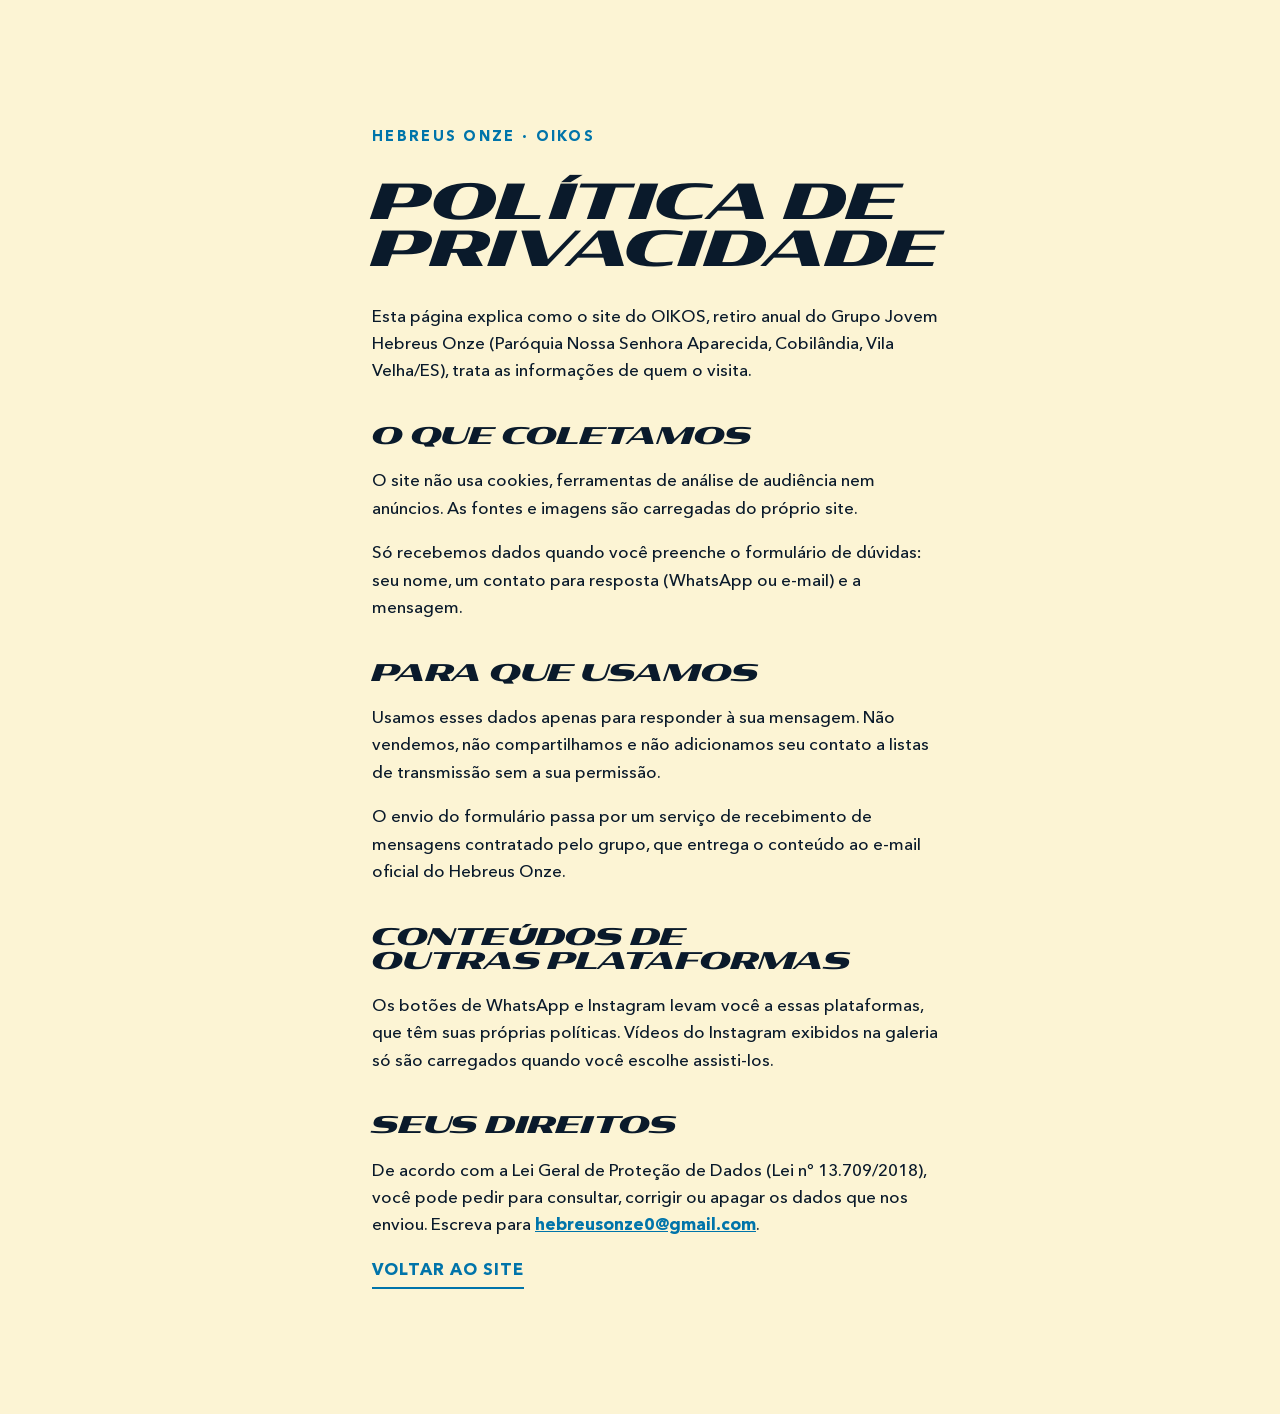
<file: privacidade.html>
<!doctype html>
<html lang="pt-BR">
<head>
  <meta charset="utf-8">
  <meta name="viewport" content="width=device-width, initial-scale=1, viewport-fit=cover">
  <title>Política de privacidade | OIKOS · Hebreus Onze</title>
  <meta name="description" content="Como o site do OIKOS, retiro anual do Hebreus Onze, trata os dados enviados pelo formulário de contato.">
  <meta name="robots" content="noindex">
  <meta name="theme-color" content="#1A1212">
  <link rel="icon" href="assets/img/marca/favicon-32.png" sizes="32x32" type="image/png">
  <link rel="stylesheet" href="css/estilo.css">
</head>
<body>
  <main class="faixa faixa--papel privacidade">
    <div class="wrap prosa privacidade__texto">
      <p class="sobrelinha">Hebreus Onze · OIKOS</p>
      <h1 class="titulo titulo--g">Política de privacidade</h1>
      <p>Esta página explica como o site do OIKOS, retiro anual do Grupo Jovem Hebreus Onze (Paróquia Nossa Senhora Aparecida, Cobilândia, Vila Velha/ES), trata as informações de quem o visita.</p>

      <h2 class="titulo titulo--m">O que coletamos</h2>
      <p>O site não usa cookies, ferramentas de análise de audiência nem anúncios. As fontes e imagens são carregadas do próprio site.</p>
      <p>Só recebemos dados quando você preenche o formulário de dúvidas: seu nome, um contato para resposta (WhatsApp ou e-mail) e a mensagem.</p>

      <h2 class="titulo titulo--m">Para que usamos</h2>
      <p>Usamos esses dados apenas para responder à sua mensagem. Não vendemos, não compartilhamos e não adicionamos seu contato a listas de transmissão sem a sua permissão.</p>
      <p>O envio do formulário passa por um serviço de recebimento de mensagens contratado pelo grupo, que entrega o conteúdo ao e-mail oficial do Hebreus Onze.</p>

      <h2 class="titulo titulo--m">Conteúdos de outras plataformas</h2>
      <p>Os botões de WhatsApp e Instagram levam você a essas plataformas, que têm suas próprias políticas. Vídeos do Instagram exibidos na galeria só são carregados quando você escolhe assisti-los.</p>

      <h2 class="titulo titulo--m">Seus direitos</h2>
      <p>De acordo com a Lei Geral de Proteção de Dados (Lei nº 13.709/2018), você pode pedir para consultar, corrigir ou apagar os dados que nos enviou. Escreva para <a href="mailto:hebreusonze0@gmail.com">hebreusonze0@gmail.com</a>.</p>

      <p><a class="link-seta" href="index.html">Voltar ao site</a></p>
    </div>
  </main>
</body>
</html>
</file>
<file: css/estilo.css>
/* =====================================================================
   OIKOS · HEBREUS ONZE — folha de estilo
   ---------------------------------------------------------------------
   Conceito: "OIKOS: onde Ele habita. E o que estava perdido, volta para
   casa." O site é o céu azul do cartaz oficial, com a casa no campo, o
   ingresso vermelho e a fita de filme com o lema. Seções em creme (papel)
   e azul se alternam; o vermelho marca os pontos de decisão e o verde
   destaca as informações-chave, como no cartaz.

   CORES: os HEX marcados como "oficial" foram medidos no cartaz da
   identidade visual (ID VISUAL) e nos arquivos do kit. Os "derivados"
   existem para garantir contraste de leitura e estados de interação.
   ===================================================================== */

/* ---------- Fontes da identidade visual (arquivos locais) ----------
   Condor ExtraBold Expanded Italic: títulos ("FALTAM DIAS" do cartaz).
   Condor ExtraBold Condensed: o "OIKOS" do ingresso.
   Avenir Next: textos. Avenir Next Condensed: chamadas, dados e números.
   A Condor do kit é uma versão de teste, só com A–Z e a–z. Acentos,
   números e pontuação dos títulos vêm da "OIKOS Complemento" (derivada da
   Anybody, SIL OFL), ajustada à altura, largura, peso e inclinação da
   Condor. Com a Condor completa, basta trocar os arquivos. Veja o README. */
@font-face { font-family: "Condor Expanded"; src: url("../assets/fonts/condor-extrabold-expanded-italic.woff2") format("woff2"); font-weight: 100 1000; font-style: italic; font-display: swap; }
@font-face { font-family: "OIKOS Complemento"; src: url("../assets/fonts/oikos-complemento-italic.woff2") format("woff2"); font-weight: 100 1000; font-style: italic; font-display: swap; unicode-range: U+21-2D, U+2F-40, U+5B-60, U+7B-7E, U+A0-FF, U+131, U+152-153, U+2C6, U+2DA, U+2DC, U+2013-2014, U+2018-201A, U+201C-201E, U+2022, U+2026, U+2039-203A, U+20AC, U+2122, U+2190-2193, U+2212; }
@font-face { font-family: "Condor Condensed"; src: url("../assets/fonts/condor-extrabold-condensed.woff2") format("woff2"); font-weight: 100 1000; font-style: normal; font-display: swap; }
@font-face { font-family: "Avenir Next"; src: url("../assets/fonts/avenir-next-500.woff2") format("woff2"); font-weight: 400 500; font-style: normal; font-display: swap; }
@font-face { font-family: "Avenir Next"; src: url("../assets/fonts/avenir-next-500-italic.woff2") format("woff2"); font-weight: 400 500; font-style: italic; font-display: swap; }
@font-face { font-family: "Avenir Next"; src: url("../assets/fonts/avenir-next-600.woff2") format("woff2"); font-weight: 600; font-style: normal; font-display: swap; }
@font-face { font-family: "Avenir Next"; src: url("../assets/fonts/avenir-next-700.woff2") format("woff2"); font-weight: 700 800; font-style: normal; font-display: swap; }
@font-face { font-family: "Avenir Next"; src: url("../assets/fonts/avenir-next-900.woff2") format("woff2"); font-weight: 900; font-style: normal; font-display: swap; }
@font-face { font-family: "Avenir Next Condensed"; src: url("../assets/fonts/avenir-next-condensed-600-italic.woff2") format("woff2"); font-weight: 600; font-style: italic; font-display: swap; }
@font-face { font-family: "Avenir Next Condensed"; src: url("../assets/fonts/avenir-next-condensed-700-italic.woff2") format("woff2"); font-weight: 700 800; font-style: italic; font-display: swap; }
@font-face { font-family: "Avenir Next Condensed"; src: url("../assets/fonts/avenir-next-condensed-900-italic.woff2") format("woff2"); font-weight: 900; font-style: italic; font-display: swap; }
@font-face { font-family: "Avenir Next Condensed"; src: url("../assets/fonts/avenir-next-condensed-900.woff2") format("woff2"); font-weight: 900; font-style: normal; font-display: swap; }

/* Layout: o céu do cartaz como abertura, faixas de largura total alternando papel e azul, grade editorial de 12 colunas, o ingresso como componente-assinatura. */
:root {
  /* Cor */
  --ceu: #1591D2;              /* oficial: céu do cartaz */
  --ceu-medio: #39A4DF;        /* oficial: céu perto do horizonte */
  --ceu-claro: #66BCE8;        /* oficial */
  --ceu-nevoa: #92D3ED;        /* oficial */
  --ceu-horizonte: #D0EFF1;    /* oficial */
  --azul: #0074AA;             /* oficial: brilho do "3"; fundo de seções com texto */
  --azul-noite: #0B2A47;       /* derivado: Hebreus Onze e rodapé */
  --tinta: #0A1A2B;            /* derivado: texto sobre creme e vermelho */
  --vermelho: #FC2C28;         /* oficial: ingresso e fita */
  --vermelho-escuro: #D81E1C;  /* derivado: hover de botões */
  --vinho: #7F1110;            /* oficial: detalhes do ingresso */
  --papel: #FCF4D4;            /* oficial: letras "FALTAM DIAS", "3" e círculo */
  --papel-2: #FFFBEC;          /* derivado: campos de formulário */
  --branco: #FCFCFC;           /* oficial: textos do cartaz */
  --verde: #00FC00;            /* oficial: destaques ("EM BREVE!", "15 A 20 ANOS!") */
  --erro: #A3120F;             /* derivado: mensagens de erro sobre o creme */
  --suave-papel: #3E4F60;      /* derivado: texto secundário sobre o creme */
  --suave-noite: #AFC3D6;      /* derivado: texto secundário sobre o azul-noite */
  --linha-papel: rgb(10 26 43 / .2);
  --linha-clara: rgb(252 244 212 / .3);
  --pendente: #FFD23F;
  --pendente-tinta: #1A1300;

  /* Tipo */
  --fonte-titulo: "Condor Expanded", "OIKOS Complemento", "Arial Black", sans-serif;
  --fonte-condensada: "Condor Condensed", "Avenir Next Condensed", "Arial Narrow", sans-serif;
  --fonte-apoio: "Avenir Next Condensed", "Avenir Next", "Arial Narrow", sans-serif;
  --fonte-texto: "Avenir Next", Avenir, "Segoe UI", Roboto, system-ui, sans-serif;
  --fonte-ticket: "Courier New", ui-monospace, "SFMono-Regular", Menlo, monospace;

  --passo-0: 1.0625rem;
  --passo-1: clamp(1.125rem, 1.05rem + .35vw, 1.3rem);
  --titulo-m: clamp(1.1rem, .95rem + .6vw, 1.5rem);
  --titulo-g: clamp(1.4rem, .75rem + 3vw, 3rem);
  --titulo-gg: clamp(2.1rem, 1.1rem + 4.2vw, 5.4rem);
  --titulo-ggg: clamp(2.1rem, .6rem + 5vw, 4.75rem);

  /* Espaço e movimento */
  --largura: 1240px;
  --topo-h: 64px;
  --suave: cubic-bezier(.22, 1, .36, 1);
}
@media (min-width: 1100px) { :root { --topo-h: 72px; } }

/* ---------- Base ---------- */
*, *::before, *::after { box-sizing: border-box; }
html {
  color-scheme: light;
  -webkit-text-size-adjust: 100%;
  scroll-behavior: smooth;
  scroll-padding-top: calc(var(--topo-h) + 12px);
}
body {
  margin: 0;
  overflow-x: clip;
  background: var(--papel);
  color: var(--tinta);
  font-family: var(--fonte-texto);
  font-size: var(--passo-0);
  font-weight: 500;
  line-height: 1.6;
  -webkit-font-smoothing: antialiased;
}
img, video, svg, iframe { display: block; max-width: 100%; }
[hidden] { display: none !important; }
a { color: inherit; }
p { margin: 0; }
h1, h2, h3 { margin: 0; }
button { font: inherit; }
:focus-visible { outline: 3px solid var(--foco, var(--tinta)); outline-offset: 3px; }
.icone { width: 1em; height: 1em; flex: none; }
.sprite { position: absolute; width: 0; height: 0; overflow: hidden; }
.sr-only {
  position: absolute !important; width: 1px; height: 1px; padding: 0; margin: -1px;
  overflow: hidden; clip: rect(0 0 0 0); white-space: nowrap; border: 0;
}
.pular {
  position: fixed; z-index: 100; top: calc(8px + env(safe-area-inset-top, 0px)); left: max(16px, env(safe-area-inset-left, 0px));
  padding: .7rem 1rem; background: var(--papel); color: var(--tinta); font-weight: 800;
  transform: translateY(-200%); transition: transform .2s;
}
.pular:focus { transform: none; }

.wrap {
  width: 100%;
  max-width: var(--largura);
  margin-inline: auto;
  padding-left: max(16px, env(safe-area-inset-left, 0px));
  padding-right: max(16px, env(safe-area-inset-right, 0px));
}
@media (min-width: 760px) {
  .wrap {
    padding-left: max(32px, env(safe-area-inset-left, 0px));
    padding-right: max(32px, env(safe-area-inset-right, 0px));
  }
}

/* Grão de papel escaneado, como no cartaz */
.grao { position: relative; isolation: isolate; }
.grao::after {
  content: "";
  position: absolute; inset: 0; z-index: -1;
  pointer-events: none;
  opacity: .12;
  background-image: url("data:image/svg+xml,%3Csvg xmlns='http://www.w3.org/2000/svg' width='180' height='180'%3E%3Cfilter id='g'%3E%3CfeTurbulence type='fractalNoise' baseFrequency='.85' numOctaves='3' stitchTiles='stitch'/%3E%3CfeColorMatrix type='saturate' values='0'/%3E%3C/filter%3E%3Crect width='100%25' height='100%25' filter='url(%23g)'/%3E%3C/svg%3E");
  background-size: 180px;
  mix-blend-mode: overlay;
}

/* ---------- Faixas: contexto de cor de cada seção ---------- */
.faixa { position: relative; padding-block: clamp(4.5rem, 3rem + 6vw, 8.5rem); }
.faixa--papel { background: var(--papel); color: var(--tinta); --fundo: var(--papel); --texto: var(--tinta); --texto-suave: var(--suave-papel); --linha: var(--linha-papel); --destaque: var(--azul); --destaque-grande: var(--vermelho); --icone: var(--azul); --foco: var(--azul); --sombra-btn: var(--tinta); }
.faixa--azul, .topo { background: var(--azul); color: var(--papel); --fundo: var(--azul); --texto: var(--papel); --texto-suave: var(--papel); --linha: var(--linha-clara); --destaque: var(--papel); --destaque-grande: var(--papel); --icone: var(--verde); --foco: var(--papel); --sombra-btn: var(--tinta); }
.faixa--noite, .rodape, .menu-movel { background: var(--azul-noite); color: var(--papel); --fundo: var(--azul-noite); --texto: var(--papel); --texto-suave: var(--suave-noite); --linha: var(--linha-clara); --destaque: var(--verde); --destaque-grande: var(--vermelho); --icone: var(--verde); --foco: var(--papel); --sombra-btn: var(--papel); }
.faixa--vermelha { background: var(--vermelho); color: var(--papel); --fundo: var(--vermelho); --texto: var(--papel); --texto-suave: var(--tinta); --linha: rgb(10 26 43 / .35); --destaque: var(--tinta); --destaque-grande: var(--papel); --icone: var(--tinta); --foco: var(--tinta); --sombra-btn: var(--tinta); }
.hero { --fundo: var(--ceu); --texto: var(--papel); --destaque: var(--papel); --icone: var(--papel); --foco: var(--papel); --sombra-btn: var(--tinta); }

/* ---------- Tipografia ---------- */
.titulo {
  font-family: var(--fonte-titulo);
  font-style: italic;
  font-weight: 850;
  text-transform: uppercase;
  line-height: .98;
  letter-spacing: -.01em;
  text-wrap: balance;
  overflow-wrap: break-word;
}
.titulo--m { font-size: var(--titulo-m); line-height: 1.05; }
.titulo--g { font-size: var(--titulo-g); }
.titulo--gg { font-size: var(--titulo-gg); line-height: .94; }
.titulo--ggg { font-size: var(--titulo-ggg); line-height: .92; }
.rotulo, .sobrelinha {
  font-family: var(--fonte-texto);
  font-weight: 800;
  font-size: .9rem;
  letter-spacing: .16em;
  text-transform: uppercase;
}
.sobrelinha { display: inline-flex; align-items: center; gap: .6em; margin-bottom: 1.1rem; color: var(--destaque); }
.sobrelinha .icone { width: 1.05em; height: 1.05em; color: var(--icone); }
.prosa { display: grid; gap: 1rem; max-width: 60ch; }
.prosa em { font-style: italic; }
.legenda { margin-top: .75rem; font-size: .9rem; font-weight: 700; color: var(--texto-suave); }

.cabeca-sec { display: grid; max-width: 62rem; }
.cabeca-sec__intro { margin-top: 1.25rem; max-width: 50ch; font-size: var(--passo-1); color: var(--texto-suave); }
@media (min-width: 1000px) {
  .cabeca-sec--dividida { max-width: none; grid-template-columns: minmax(0, 7fr) minmax(0, 5fr); gap: 4rem; align-items: end; }
  .cabeca-sec--dividida .cabeca-sec__intro { margin-top: 0; }
}
/* Destaque verde do cartaz: marca-texto com tinta escura (legível sobre o azul) */
.marca-verde, .hero__frase em, .hero__dados em {
  padding: .02em .28em .06em;
  background: var(--verde);
  color: var(--tinta);
  font-style: inherit;
  -webkit-box-decoration-break: clone;
          box-decoration-break: clone;
}

/* ---------- Botões ---------- */
.btn {
  --btn-fundo: var(--vermelho);
  --btn-texto: var(--papel);
  position: relative;
  display: inline-flex; align-items: center; justify-content: center; gap: .65em;
  min-height: 3.25rem;
  padding: .8rem 1.5rem;
  border: 2px solid var(--btn-fundo);
  border-radius: 2px;
  background: var(--btn-fundo);
  color: var(--btn-texto);
  font-family: var(--fonte-apoio);
  font-style: italic;
  font-weight: 700;
  font-size: 1.3rem;
  line-height: 1.05;
  letter-spacing: .02em;
  text-transform: uppercase;
  text-decoration: none;
  text-align: center;
  cursor: pointer;
  transition: transform .3s var(--suave), box-shadow .3s var(--suave), background-color .2s, color .2s, border-color .2s;
}
.btn:hover { transform: translate(-3px, -3px); box-shadow: 3px 3px 0 0 var(--sombra-btn, var(--tinta)); }
.btn:active { transform: none; box-shadow: none; }
.btn .icone { width: 1.1em; height: 1.1em; transition: transform .3s var(--suave); }
.btn:hover .icone { transform: translateX(2px); }
.btn--primario:hover { --btn-fundo: var(--vermelho-escuro); }
.btn--contorno { --btn-fundo: transparent; --btn-texto: var(--texto); border-color: currentColor; }
.btn--contorno:hover { background: var(--texto); color: var(--fundo); border-color: var(--texto); }
.btn--papel { --btn-fundo: var(--papel); --btn-texto: var(--vermelho); }
.btn--papel:hover { --btn-fundo: var(--tinta); --btn-texto: var(--papel); --sombra-btn: var(--papel); }
.btn--escuro { --btn-fundo: var(--tinta); --btn-texto: var(--papel); --sombra-btn: var(--vermelho); }
.btn--pequeno { min-height: 2.6rem; padding: .45rem 1rem; white-space: nowrap; }
.btn--grande { min-height: 4rem; padding-inline: 2rem; font-size: 1.3rem; }
.btn[disabled] { opacity: .55; cursor: not-allowed; transform: none; box-shadow: none; }

.link-seta {
  display: inline-flex; align-items: center; gap: .5em;
  padding-bottom: .2rem;
  border-bottom: 2px solid currentColor;
  font-weight: 800; font-size: 1.05rem;
  letter-spacing: .06em; text-transform: uppercase; text-decoration: none;
  color: var(--destaque);
}
.link-seta .icone { transition: transform .3s var(--suave); }
.link-seta:hover .icone { transform: translateX(4px); }

/* ---------- Marcadores de conteúdo pendente (só no modo revisão) ---------- */
.pend {
  display: inline-flex; flex-wrap: wrap; align-items: baseline; gap: .1em .45em;
  max-width: 100%;
  padding: .25em .55em;
  border: 1.5px dashed var(--pendente-tinta);
  border-radius: 3px;
  background: var(--pendente);
  color: var(--pendente-tinta);
  font-family: var(--fonte-texto);
  font-size: .8rem; font-weight: 700; font-style: normal;
  line-height: 1.3; letter-spacing: 0; text-transform: none; text-align: left;
  vertical-align: middle;
}
.pend::before { content: "PENDENTE"; font-weight: 900; letter-spacing: .06em; }
.pend--midia { position: absolute; z-index: 3; left: .75rem; right: .75rem; bottom: .75rem; width: fit-content; }
.pend--bloco { display: flex; margin-top: .75rem; font-size: .85rem; }

/* ---------- Cabeçalho ---------- */
.topo {
  position: fixed; inset: 0 0 auto; z-index: 40;
  padding-top: env(safe-area-inset-top, 0px);
  background: rgb(0 116 170 / .94);
  -webkit-backdrop-filter: blur(12px) saturate(1.2);
  backdrop-filter: blur(12px) saturate(1.2);
  transition: box-shadow .3s;
}
.topo.is-solido { box-shadow: 0 8px 24px rgb(10 26 43 / .25); }
.topo__barra { display: flex; align-items: center; gap: 1rem; height: var(--topo-h); }
.marca { display: flex; align-items: center; gap: .8rem; text-decoration: none; color: var(--papel); }
.marca__h11 { width: 96px; height: auto; }
.marca__div { width: 1px; height: 26px; background: rgb(252 244 212 / .45); }
.marca__oikos { font-family: var(--fonte-titulo); font-style: italic; font-weight: 900; font-size: 1.25rem; line-height: 1; white-space: nowrap; }
@media (max-width: 379px) { .marca__oikos { font-size: 1.05rem; } }
.nav { display: none; margin-left: auto; }
.nav__lista { display: flex; gap: clamp(.7rem, 1vw, 1.2rem); margin: 0; padding: 0; list-style: none; }
.nav a {
  position: relative; display: block; padding-block: .4rem;
  font-weight: 800; font-size: .8rem; letter-spacing: .08em; text-transform: uppercase; text-decoration: none;
  white-space: nowrap;
  color: var(--papel);
}
.nav a::after {
  content: ""; position: absolute; left: 0; right: 0; bottom: 0; height: 3px;
  background: var(--verde);
  transform: scaleX(0); transform-origin: left; transition: transform .35s var(--suave);
}
.nav a:hover::after, .nav a[aria-current="true"]::after { transform: scaleX(1); }
.topo__acoes { display: flex; align-items: center; gap: .5rem; margin-left: auto; }
.topo__cta { display: none; }
.menu-botao {
  position: relative; display: grid; place-items: center;
  width: 44px; height: 44px; padding: 0;
  border: 1.5px solid rgb(252 244 212 / .6); border-radius: 50%;
  background: transparent; color: var(--papel); cursor: pointer;
}
.menu-botao__linhas, .menu-botao__linhas::before, .menu-botao__linhas::after {
  display: block; width: 18px; height: 2px; background: currentColor;
  transition: transform .3s var(--suave);
}
.menu-botao__linhas { position: relative; background: transparent; }
.menu-botao__linhas::before, .menu-botao__linhas::after { content: ""; position: absolute; left: 0; }
.menu-botao__linhas::before { top: -4px; }
.menu-botao__linhas::after { top: 4px; }
.menu-botao[aria-expanded="true"] .menu-botao__linhas::before { transform: translateY(4px) rotate(45deg); }
.menu-botao[aria-expanded="true"] .menu-botao__linhas::after { transform: translateY(-4px) rotate(-45deg); }
@media (min-width: 560px) { .topo__cta { display: inline-flex; } }
@media (min-width: 1240px) {
  .nav { display: block; }
  .topo__acoes { margin-left: 1.25rem; }
  .menu-botao { display: none; }
  .marca__h11 { width: 108px; }
}
.aviso { background: var(--vinho); color: var(--papel); font-size: .95rem; }
.aviso__wrap { display: flex; align-items: center; gap: .75rem; min-height: 40px; padding-block: .4rem; }
.aviso__wrap .icone { color: var(--verde); }
.aviso__texto { font-weight: 700; }
.aviso__link { margin-left: auto; font-weight: 800; white-space: nowrap; }

/* Menu do celular */
.menu-movel {
  position: fixed; inset: 0; z-index: 39;
  display: flex; flex-direction: column; justify-content: space-between; gap: 2rem;
  padding: calc(var(--topo-h) + env(safe-area-inset-top, 0px) + 1.5rem) max(16px, env(safe-area-inset-right, 0px)) calc(1.5rem + env(safe-area-inset-bottom, 0px)) max(16px, env(safe-area-inset-left, 0px));
  overflow-y: auto;
  opacity: 0; transform: translateY(-12px);
  transition: opacity .3s var(--suave), transform .4s var(--suave);
}
.menu-movel.is-aberto { opacity: 1; transform: none; }
.menu-movel__lista { margin: 0; padding: 0; list-style: none; display: grid; }
.menu-movel__lista a {
  display: block; padding-block: .5rem;
  border-bottom: 1px solid var(--linha-clara);
  font-family: var(--fonte-titulo); font-style: italic; font-weight: 850;
  font-size: clamp(1.5rem, 6.5vw, 2.4rem); line-height: 1.1;
  text-transform: uppercase; text-decoration: none;
}
.menu-movel__lista a:hover, .menu-movel__lista a[aria-current="true"] { color: var(--verde); }
.menu-movel__rodape { display: grid; gap: 1rem; }
.menu-movel__social { display: inline-flex; align-items: center; gap: .6rem; font-weight: 700; text-decoration: none; }
.menu-movel__social .icone { width: 1.4rem; height: 1.4rem; }
.menu-aberto { overflow: hidden; }

/* ---------- 1 · Hero: o céu do cartaz ---------- */
.hero {
  /* Faixa da foto da casa (1254 × 1254). --casa-ancora = altura da linha das montanhas
     dentro da faixa; --casa-escala = largura da foto em relação à tela (zoom no celular). */
  --casa-h: clamp(300px, 56vw, 820px);
  --casa-ancora: .26;
  --casa-escala: 1;
  position: relative; isolation: isolate; overflow: hidden;
  display: flex; flex-direction: column;
  padding-top: calc(var(--topo-h) + env(safe-area-inset-top, 0px));
  padding-bottom: calc(var(--casa-h) * (1 - var(--casa-ancora)) + 1rem);
  background: linear-gradient(180deg, var(--ceu) 0%, var(--ceu) 60%, var(--ceu-medio) 72%, var(--ceu-claro) 82%, var(--ceu-nevoa) 91%, var(--ceu-horizonte) 100%);
  color: var(--papel);
}
.hero__midia { position: absolute; inset: 0; z-index: -4; }
.hero__midia > video, .hero__midia > img { position: absolute; inset: 0; width: 100%; height: 100%; object-fit: cover; }
.hero__sombra { display: none; position: absolute; inset: 0; z-index: -3; background: linear-gradient(180deg, rgb(0 116 170 / .55) 0%, rgb(0 116 170 / .35) 45%, rgb(0 116 170 / .8) 100%); }
.hero__casa {
  position: absolute; z-index: -2; left: 0; right: 0; bottom: 0;
  height: var(--casa-h);
  overflow: hidden; pointer-events: none;
  container-type: size;
  /* O céu da foto se dissolve no azul do cartaz acima das montanhas */
  -webkit-mask: linear-gradient(180deg, #0000 0%, #000 calc(var(--casa-ancora) * 92%));
          mask: linear-gradient(180deg, #0000 0%, #000 calc(var(--casa-ancora) * 92%));
}
.hero__casa img {
  /* A linha das montanhas (49% da foto) fica na altura --casa-ancora; a casa (x ≈ 56%) fica centralizada sem abrir vão nas laterais */
  --foto-l: calc(var(--casa-escala) * 100vw);
  position: absolute; max-width: none; height: auto;
  width: var(--foto-l);
  top: calc(var(--casa-h) * var(--casa-ancora) - .49 * var(--foto-l));
  left: clamp(calc(100vw - var(--foto-l)), calc(50vw - .56 * var(--foto-l)), 0px);
}
@supports (width: 1cqw) {
  .hero__casa img {
    --foto-l: calc(var(--casa-escala) * 100cqw);
    top: calc(var(--casa-ancora) * 100cqh - .49 * var(--foto-l));
    left: clamp(calc(100cqw - var(--foto-l)), calc(50cqw - .56 * var(--foto-l)), 0px);
  }
}
.hero__tres-grande { position: absolute; z-index: -1; pointer-events: none; right: -6vw; bottom: calc(var(--casa-h) * (1 - var(--casa-ancora)) - 3vw); width: min(32vw, 480px); aspect-ratio: 1; }
.hero__tres-grande img { position: absolute; height: auto; }
.hero__anel { width: 118%; left: -9%; top: 18%; transform: rotate(-14deg); }
.hero__tres-img { width: 78%; left: 8%; top: 12%; }
.hero--com-midia { padding-bottom: clamp(2.5rem, 5vw, 4rem); }
.hero--com-midia .hero__sombra { display: block; }
.hero--com-midia .hero__casa, .hero--com-midia .hero__tres-grande { display: none; }

/* Fita de filme com o lema */
.fita { position: relative; margin-top: clamp(.75rem, 2vw, 1.25rem); }
.fita__curva { display: none; width: 100%; height: auto; overflow: visible; }
.fita__curva text { font-family: var(--fonte-texto); font-weight: 800; font-size: 25px; letter-spacing: 2px; fill: var(--branco); text-transform: uppercase; }
.fita__texto {
  position: relative;
  margin-inline: -16px;
  padding: 1.15rem max(28px, env(safe-area-inset-right, 0px)) 1.15rem max(28px, env(safe-area-inset-left, 0px));
  background: var(--vermelho);
  color: var(--branco);
  font-weight: 800; font-size: .95rem; line-height: 1.35;
  letter-spacing: .12em; text-transform: uppercase; text-align: center; text-wrap: balance;
  transform: rotate(-2.5deg);
  box-shadow: 0 10px 24px rgb(10 26 43 / .18);
}
.fita__texto::before, .fita__texto::after, .frase-faixa::before, .frase-faixa::after {
  content: ""; position: absolute; left: 0; right: 0; height: 8px;
  background: repeating-linear-gradient(90deg, var(--furo, var(--ceu)) 0 10px, transparent 10px 18px);
}
.fita__texto::before, .frase-faixa::before { top: 5px; }
.fita__texto::after, .frase-faixa::after { bottom: 5px; }
@media (min-width: 760px) {
  .fita__curva { display: block; }
  .fita__texto { position: absolute !important; width: 1px; height: 1px; padding: 0; margin: -1px; overflow: hidden; clip: rect(0 0 0 0); white-space: nowrap; border: 0; transform: none; box-shadow: none; }
}

.hero__grade { position: relative; flex: 1; display: flex; flex-direction: column; }
.hero__centro { flex: 1; display: grid; align-items: center; gap: clamp(1.75rem, 4vw, 2.5rem); margin-top: clamp(1.75rem, 3vw, 1rem); }
.hero__bilhete { position: relative; justify-self: center; width: min(100%, 640px); line-height: 0; }
.hero__bilhete > img:first-child { width: 100%; height: auto; filter: drop-shadow(0 22px 26px rgb(10 26 43 / .35)); }
.hero__edicao { display: inline-flex; align-items: center; gap: .6em; font-weight: 800; font-size: 1.2rem; letter-spacing: .06em; text-transform: uppercase; }
.hero__edicao .icone { width: 1em; height: 1em; color: var(--papel); }
.hero__frase {
  max-width: 13em; margin-top: 1rem;
  font-family: var(--fonte-titulo); font-style: italic; font-weight: 850;
  font-size: min(7vw, 2.2rem);
  line-height: 1.04; text-transform: uppercase; text-wrap: balance;
}
.hero__frase em { white-space: nowrap; }
/* Selo vermelho (ex.: "Recorde: 90 minutos") */
.hero__selo {
  display: inline-block; width: fit-content; margin-top: 1rem;
  padding: .35rem .9rem .4rem;
  border: 2px dashed rgb(252 244 212 / .7); border-radius: 3px;
  background: var(--vermelho); color: var(--papel);
  font-family: var(--fonte-apoio); font-style: italic; font-weight: 900;
  font-size: 1.3rem; line-height: 1.1; text-transform: uppercase; letter-spacing: .03em;
  transform: rotate(-3deg);
  box-shadow: 0 8px 18px rgb(10 26 43 / .25);
}
.hero__selo + .hero__frase { margin-top: .9rem; }
.hero__sub { max-width: 40ch; margin-top: 1.1rem; font-size: 1.2rem; font-weight: 700; line-height: 1.45; }
.hero__dados { display: grid; gap: .45rem; margin: 1.5rem 0 0; padding: 0; list-style: none; }
.hero__dados li {
  font-family: var(--fonte-apoio); font-style: italic; font-weight: 600;
  font-size: 1.3rem; line-height: 1.25; text-transform: uppercase; letter-spacing: .01em;
}
.hero__dados li .pend { margin-left: .4rem; }
.hero__botoes { display: flex; flex-wrap: wrap; gap: .75rem; margin-top: 1.9rem; }
@media (max-width: 559px) {
  .hero__botoes .btn { flex: 1 1 100%; }
}
/* Botão secundário com fundo próprio: continua legível sobre o céu claro da foto */
.hero .btn--contorno { background: var(--azul); border-color: var(--papel); color: var(--papel); }
.hero .btn--contorno:hover { background: var(--papel); color: var(--azul); }
.hero__pausa {
  position: absolute; z-index: 2;
  right: max(16px, env(safe-area-inset-right, 0px)); bottom: 1.25rem;
  display: grid; place-items: center; width: 44px; height: 44px;
  border: 1.5px solid rgb(252 244 212 / .6); border-radius: 50%;
  background: rgb(0 116 170 / .7); color: var(--papel); cursor: pointer;
}
@media (min-width: 1000px) {
  .hero { min-height: min(100svh, 1100px); }
  .hero__centro { grid-template-columns: minmax(0, 5fr) minmax(0, 7fr); gap: 3rem; margin-top: 0; }
  .hero__texto { grid-column: 1; grid-row: 1; }
  .hero__bilhete { grid-column: 2; grid-row: 1; justify-self: start; width: 108%; max-width: 800px; margin-top: -3rem; }
  .hero__tres-grande { right: -5vw; width: min(30vw, 470px); }
  /* No computador a faixa da foto cabe inteira na tela: céu, casa completa e grama visíveis juntos */
  .hero {
    --casa-h: clamp(380px, min(48vw, calc(100vh - var(--topo-h) - 24px)), 1240px);
    --casa-h: clamp(380px, min(48vw, calc(100svh - var(--topo-h) - 24px)), 1240px);
    --casa-ancora: .22;
  }
}
.hero__tres { display: none; }
@media (max-width: 999px) {
  .hero__tres-grande { display: none; }
  .hero__tres { display: block; position: absolute; z-index: 1; width: 22%; height: auto; right: -2%; top: -14%; transform: rotate(-8deg); filter: drop-shadow(0 10px 16px rgb(10 26 43 / .3)); }
  .hero { --casa-h: 56vw; --casa-ancora: .3; --casa-escala: 1.1; }
}
@media (max-width: 559px) {
  .hero { --casa-h: 102vw; --casa-ancora: .34; --casa-escala: 1.35; }
}

/* ---------- Ingresso de informações (eco do bilhete oficial) ---------- */
.ingresso {
  --r: 14px;
  --canhoto: 170px;
  position: relative;
  color: var(--papel);
  --foco: var(--tinta);
  filter: drop-shadow(0 18px 26px rgb(10 26 43 / .3));
}
.ingresso__mascara {
  display: flex; flex-direction: column;
  border-radius: 6px;
  background: var(--vermelho);
  -webkit-mask:
    radial-gradient(circle var(--r) at 0 calc(100% - var(--canhoto)), #0000 98%, #000) left / 51% 100% no-repeat,
    radial-gradient(circle var(--r) at 100% calc(100% - var(--canhoto)), #0000 98%, #000) right / 51% 100% no-repeat;
          mask:
    radial-gradient(circle var(--r) at 0 calc(100% - var(--canhoto)), #0000 98%, #000) left / 51% 100% no-repeat,
    radial-gradient(circle var(--r) at 100% calc(100% - var(--canhoto)), #0000 98%, #000) right / 51% 100% no-repeat;
}
.ingresso--info { margin-top: clamp(2rem, 4vw, 3rem); }
.ingresso__corpo { padding: clamp(1.5rem, 3.5vw, 2.75rem); }
.ingresso__cabeca { display: flex; flex-wrap: wrap; align-items: center; justify-content: space-between; gap: .75rem 1.5rem; color: var(--tinta); }
.ingresso__barras {
  width: min(260px, 60%); height: 30px;
  background: var(--tinta);
  -webkit-mask: url("../assets/img/oikos/codigo-de-barras.png") left center / 100% 100% no-repeat;
          mask: url("../assets/img/oikos/codigo-de-barras.png") left center / 100% 100% no-repeat;
}
.ingresso__serie { font-family: var(--fonte-ticket); font-size: .95rem; font-weight: 700; letter-spacing: .12em; font-variant-numeric: tabular-nums; }
.ingresso__nome {
  margin-top: .75rem;
  font-family: var(--fonte-condensada); font-style: normal; font-weight: 900;
  font-size: clamp(4rem, 2.6rem + 7vw, 8rem);
  line-height: .82; text-transform: uppercase; color: var(--papel);
}
.ingresso__nome span { color: var(--tinta); }
.ingresso__desc { margin-top: .6rem; font-weight: 800; font-size: 1.05rem; color: var(--tinta); }
.ingresso__canhoto {
  display: flex; align-items: center; justify-content: space-between; gap: 1rem;
  height: var(--canhoto);
  margin-inline: var(--r);
  padding: 1rem .5rem;
  border-top: 2px dashed var(--vinho);
  font-weight: 800; font-size: .85rem;
  letter-spacing: .14em; text-transform: uppercase; line-height: 1.25;
  color: var(--tinta);
}
.ingresso__edicao { padding: .5rem .9rem; border: 2px solid var(--tinta); border-radius: 999px; white-space: nowrap; }
.ingresso__admite { max-width: 14ch; text-align: center; }
.ingresso__ref { white-space: nowrap; }
@media (max-width: 419px) {
  .ingresso__canhoto { gap: .6rem; padding-inline: .25rem; font-size: .78rem; letter-spacing: .08em; }
  .ingresso__edicao { padding: .45rem .7rem; }
}
@media (min-width: 760px) {
  .ingresso--info .ingresso__mascara {
    --largura-canhoto: 150px;
    flex-direction: row;
    -webkit-mask:
      radial-gradient(circle var(--r) at calc(100% - var(--largura-canhoto)) 0, #0000 98%, #000) top / 100% 51% no-repeat,
      radial-gradient(circle var(--r) at calc(100% - var(--largura-canhoto)) 100%, #0000 98%, #000) bottom / 100% 51% no-repeat;
            mask:
      radial-gradient(circle var(--r) at calc(100% - var(--largura-canhoto)) 0, #0000 98%, #000) top / 100% 51% no-repeat,
      radial-gradient(circle var(--r) at calc(100% - var(--largura-canhoto)) 100%, #0000 98%, #000) bottom / 100% 51% no-repeat;
  }
  .ingresso--info .ingresso__corpo { flex: 1; min-width: 0; }
  .ingresso--info .ingresso__canhoto {
    flex: 0 0 150px;
    flex-direction: column; justify-content: space-between;
    height: auto; margin: var(--r) 0; padding: 1.75rem 1rem;
    border-top: 0; border-left: 2px dashed var(--vinho);
  }
  .ingresso--info .ingresso__edicao, .ingresso--info .ingresso__admite { writing-mode: vertical-rl; transform: rotate(180deg); max-width: none; }
  .ingresso--info .ingresso__edicao { padding: .9rem .5rem; }
}
.info-campos {
  display: grid;
  grid-template-columns: repeat(auto-fill, minmax(min(100%, 230px), 1fr));
  gap: 0 2rem;
  margin: 1.75rem 0 0;
}
.info-campo { padding-block: 1rem 1.1rem; border-top: 2px dashed rgb(127 17 16 / .7); min-width: 0; }
.info-campo dt { font-weight: 800; font-size: .85rem; letter-spacing: .14em; text-transform: uppercase; color: var(--tinta); }
.info-campo dd {
  margin: .35rem 0 0;
  font-family: var(--fonte-apoio); font-style: italic; font-weight: 700;
  font-size: 1.65rem; line-height: 1.12; color: var(--papel); overflow-wrap: anywhere;
}
.info-campo--largo { grid-column: 1 / -1; }
.info-nota { display: block; margin-top: .4rem; font-family: var(--fonte-texto); font-style: normal; font-size: .95rem; font-weight: 700; line-height: 1.4; color: var(--tinta); }
.info-link { display: inline-flex; align-items: center; gap: .4rem; margin-top: .5rem; font-family: var(--fonte-texto); font-style: normal; font-size: 1rem; font-weight: 800; color: var(--tinta); }
.info-link .icone { width: 1.1rem; height: 1.1rem; }

/* Contagem regressiva no estilo do cartaz "FALTAM DIAS" */
.contagem { display: grid; justify-items: center; margin-block: 0 clamp(3rem, 6vw, 5rem); text-align: center; }
.contagem__palavra {
  font-family: var(--fonte-titulo); font-style: italic; font-weight: 900;
  font-size: clamp(2.4rem, 12.5vw, 10rem); line-height: .82;
  text-transform: uppercase; color: var(--papel);
}
.contagem__bilhete { position: relative; z-index: 1; width: min(92%, 640px); margin-block: -.15em; line-height: 0; }
.contagem__bilhete img { width: 100%; height: auto; filter: drop-shadow(0 18px 26px rgb(10 26 43 / .35)); }
.contagem__numero {
  position: absolute; left: 50%; top: 50%;
  transform: translate(-50%, -52%) rotate(-5deg);
  font-family: var(--fonte-apoio); font-style: normal; font-weight: 900;
  font-size: clamp(5rem, 2rem + 14vw, 12rem); line-height: 1;
  color: var(--papel); font-variant-numeric: tabular-nums;
}

.info-extra { display: grid; gap: 2.5rem; margin-top: clamp(2.5rem, 5vw, 4rem); }
.info-extra p { margin-block: .75rem 1.25rem; }
@media (min-width: 760px) { .info-extra { grid-template-columns: repeat(2, minmax(0, 1fr)); gap: 4rem; } }
.lista-check { display: grid; gap: .75rem; margin: 1.25rem 0 0; padding: 0; list-style: none; }
.lista-check li { display: grid; grid-template-columns: 1rem minmax(0, 1fr); gap: .75rem; align-items: baseline; }
.lista-check li > .pend { grid-column: 1 / -1; }
.lista-check .icone { width: .9rem; height: .9rem; color: var(--icone); translate: 0 .1rem; }

/* ---------- Molduras de mídia ---------- */
.moldura {
  position: relative; overflow: hidden;
  max-width: 100%;
  container-type: inline-size;
  border-radius: 3px;
  background: var(--azul);
}
.moldura--retrato { aspect-ratio: 4 / 5; }
.moldura--paisagem { aspect-ratio: 16 / 10; }
.moldura > img, .moldura > video { position: absolute; inset: 0; width: 100%; height: 100%; object-fit: cover; transition: scale .8s var(--suave); }
.moldura__vazia {
  position: absolute; inset: 0;
  display: grid; place-items: center;
  overflow: hidden;
  background: linear-gradient(180deg, var(--ceu) 0%, var(--ceu) 55%, var(--ceu-claro) 85%, var(--ceu-horizonte) 100%);
  font-family: var(--fonte-titulo); font-style: italic; font-weight: 900;
  text-transform: uppercase; line-height: .9;
  color: transparent;
  -webkit-text-stroke: 1.5px rgb(252 244 212 / .75);
}
.moldura__vazia span { font-size: 10cqi; letter-spacing: .01em; }
.moldura--retrato .moldura__vazia span { font-size: 12cqi; }
.moldura__vazia--logo img { width: 62%; opacity: .9; }
.moldura.tem-midia .moldura__vazia { display: none; }
.moldura__play {
  position: absolute; z-index: 2; inset: 0;
  display: grid; place-items: center;
  border: 0; background: rgb(10 26 43 / .25); color: var(--papel); cursor: pointer;
}
.moldura__play span { display: grid; place-items: center; width: 64px; height: 64px; border-radius: 50%; background: var(--vermelho); transition: transform .3s var(--suave); }
.moldura__play:hover span { transform: scale(1.08); }
.moldura__play .icone { width: 26px; height: 26px; translate: 2px 0; }

/* ---------- 2 · O que é o OIKOS ---------- */
.oikos-sec__grade { display: grid; gap: clamp(2.5rem, 5vw, 4rem); }
.oikos-sec .prosa { margin-top: 1.75rem; }
.citacao-oikos {
  position: relative;
  margin: 0;
  padding: clamp(1.5rem, 3vw, 2.25rem);
  background: var(--vermelho); color: var(--papel);
  transform: rotate(-1.5deg);
}
.citacao-oikos p { font-family: var(--fonte-titulo); font-style: italic; font-weight: 850; font-size: clamp(1.3rem, .9rem + 1vw, 1.95rem); line-height: 1; text-transform: uppercase; text-wrap: balance; }
.citacao-oikos footer { margin-top: 1rem; font-weight: 800; font-size: .85rem; letter-spacing: .16em; text-transform: uppercase; color: var(--tinta); }
.citacao-oikos__brilho { position: absolute; top: -20px; right: 22px; width: 40px; height: 40px; color: var(--azul); }
@media (min-width: 1000px) {
  .oikos-sec__grade { grid-template-columns: repeat(12, minmax(0, 1fr)); align-items: start; gap: 0 2rem; }
  .oikos-sec__texto { grid-column: 1 / span 6; grid-row: 1; }
  .oikos-sec__foto { grid-column: 8 / span 5; grid-row: 1 / span 2; }
  .citacao-oikos { grid-column: 4 / span 5; grid-row: 2; align-self: end; z-index: 2; margin-top: 3rem; margin-bottom: -2rem; }
}
.oikos-sec__foto { margin: 0; }
.fatos { display: grid; margin: clamp(3.5rem, 7vw, 6rem) 0 0; border-top: 2px dashed var(--linha); }
.fato { padding-block: 1.5rem; border-bottom: 1px solid var(--linha); }
.fato__valor { font-family: var(--fonte-titulo); font-style: italic; font-weight: 850; font-size: clamp(1.5rem, 1.2rem + 1.5vw, 2.1rem); line-height: 1; text-transform: uppercase; color: var(--destaque-grande); }
.fato__desc { margin: .5rem 0 0; max-width: 30ch; color: var(--texto-suave); }
@media (min-width: 760px) {
  .fatos { grid-template-columns: repeat(3, minmax(0, 1fr)); }
  .fato__valor { font-size: clamp(1.3rem, .25rem + 2.2vw, 2.2rem); }
  .fato { padding: 1.75rem 1.5rem .5rem; border-bottom: 0; }
  .fato:first-child { padding-left: 0; }
  .fato + .fato { border-left: 1px solid var(--linha); }
}

/* ---------- 3 · Experiência (ingressos creme sobre o azul) ---------- */
.pilares { display: grid; gap: clamp(1.5rem, 3vw, 2.5rem); margin-top: clamp(2.5rem, 5vw, 4rem); }
.pilar {
  position: relative; overflow: hidden;
  border-radius: 4px;
  background: var(--papel); color: var(--tinta);
  --foco: var(--azul);
}
.pilar .moldura { border-radius: 0; }
.pilar:hover .moldura > img { scale: 1.04; }
.pilar__picote { position: relative; height: 0; margin-inline: 14px; border-top: 2px dashed rgb(10 26 43 / .35); }
.pilar__picote::before, .pilar__picote::after {
  content: ""; position: absolute; top: -1px;
  width: 26px; height: 26px; border-radius: 50%;
  background: var(--fundo);
  translate: 0 -50%;
}
.pilar__picote::before { left: -28px; }
.pilar__picote::after { right: -28px; }
.pilar__corpo { display: grid; gap: .55rem; padding: 1.5rem 1.5rem 1.75rem; }
.pilar__tag { font-weight: 800; font-size: .85rem; letter-spacing: .16em; text-transform: uppercase; color: var(--azul); }
.pilar__titulo { font-family: var(--fonte-titulo); font-style: italic; font-weight: 850; font-size: var(--titulo-m); line-height: 1.05; text-transform: uppercase; }
.pilar__corpo p:last-child { color: var(--suave-papel); max-width: 52ch; }
@media (min-width: 760px) {
  .pilares { grid-template-columns: repeat(12, minmax(0, 1fr)); align-items: start; gap: 2.5rem 2rem; }
  .pilar--a { grid-column: 1 / span 7; }
  .pilar--b { grid-column: 9 / span 4; margin-top: 6rem; }
  .pilar--c { grid-column: 1 / span 5; }
  .pilar--d { grid-column: 7 / span 6; margin-top: 7rem; }
}
@media (min-width: 760px) and (max-width: 999px) {
  .pilar--a, .pilar--d { grid-column: span 12; margin-top: 0; }
  .pilar--b, .pilar--c { grid-column: span 6; margin-top: 0; }
}

/* ---------- 4 · Galeria ---------- */
.galeria__filtros { display: flex; flex-wrap: wrap; gap: .5rem; margin-top: clamp(2rem, 4vw, 3rem); }
.filtro {
  min-height: 44px; padding: .5rem 1.05rem;
  border: 1.5px solid var(--tinta); border-radius: 999px;
  background: transparent; color: var(--tinta);
  font-weight: 800; font-size: .85rem; letter-spacing: .12em; text-transform: uppercase;
  cursor: pointer; transition: background-color .2s, color .2s;
}
.filtro:hover { background: rgb(10 26 43 / .08); }
.filtro[aria-pressed="true"] { background: var(--tinta); color: var(--papel); }
.galeria__edicao { display: inline-flex; align-items: center; gap: .5rem; margin-left: auto; font-weight: 800; font-size: .85rem; letter-spacing: .12em; text-transform: uppercase; }
.galeria__edicao select { min-height: 44px; padding: .4rem 2rem .4rem .8rem; border: 1.5px solid var(--tinta); border-radius: 999px; background: var(--papel-2); color: var(--tinta); font: 700 1rem var(--fonte-texto); }
.galeria__grade {
  display: grid;
  grid-template-columns: repeat(2, minmax(0, 1fr));
  grid-auto-rows: clamp(150px, 40vw, 230px);
  grid-auto-flow: dense;
  gap: clamp(.5rem, 1.2vw, 1rem);
  margin-top: 1.5rem;
}
@media (min-width: 760px) { .galeria__grade { grid-template-columns: repeat(4, minmax(0, 1fr)); grid-auto-rows: clamp(170px, 17vw, 250px); } }
.peca {
  position: relative; overflow: hidden;
  display: block; width: 100%; height: 100%;
  margin: 0; padding: 0;
  border: 0; border-radius: 3px;
  background: var(--azul-noite); color: var(--papel);
  text-align: left; cursor: zoom-in;
  --foco: var(--azul);
}
.peca--vertical { grid-row: span 2; }
.peca--horizontal { grid-column: span 2; }
.peca--destaque { grid-column: span 2; grid-row: span 2; }
.peca img { width: 100%; height: 100%; object-fit: cover; transition: scale .7s var(--suave); }
.peca:hover img, .peca:focus-visible img { scale: 1.05; }
.peca__info {
  position: absolute; inset: auto 0 0 0;
  display: grid; gap: .15rem;
  padding: 2.5rem .9rem .85rem;
  background: linear-gradient(rgb(11 42 71 / 0), rgb(11 42 71 / .9));
  font-size: .9rem; line-height: 1.35;
}
.peca__cat { font-weight: 800; font-size: .78rem; letter-spacing: .14em; text-transform: uppercase; color: var(--verde); }
.peca__selo {
  position: absolute; top: .7rem; right: .7rem;
  display: inline-flex; align-items: center; gap: .35rem;
  min-height: 2.25rem; padding: .35rem .7rem;
  border-radius: 999px;
  background: var(--azul); color: var(--papel);
  font-weight: 800; font-size: .78rem; letter-spacing: .12em; text-transform: uppercase;
}
.peca__selo .icone { width: 1rem; height: 1rem; }
.peca--modelo {
  display: grid; place-items: center; padding: 1rem;
  cursor: default;
  border: 2px dashed rgb(10 26 43 / .3);
  background: linear-gradient(180deg, rgb(21 145 210 / .2), rgb(208 239 241 / .25));
  color: var(--tinta);
}
.peca--modelo .pend { position: absolute; left: .6rem; bottom: .6rem; right: .6rem; width: fit-content; }
.peca--modelo .icone { width: 2rem; height: 2rem; color: var(--azul); }
.galeria__vazia { display: grid; gap: 1.25rem; justify-items: start; max-width: 46ch; margin-top: 2rem; padding: 2rem; border: 2px dashed var(--linha); font-size: var(--passo-1); }
.galeria__mais { margin-top: 2rem; }
.galeria__mais a { display: inline-flex; align-items: center; gap: .5rem; font-weight: 800; text-decoration: none; border-bottom: 2px solid var(--azul); padding-bottom: .15rem; }
.galeria__mais .icone { color: var(--azul); }

/* Fita de filme com a frase do grupo */
.frase-faixa {
  --furo: var(--azul-noite);
  position: relative; overflow: hidden;
  padding-block: clamp(1.6rem, 2.5vw, 2rem);
  background: var(--vermelho); color: var(--branco);
}
.frase-faixa__trilho {
  display: flex; align-items: center;
  width: max-content;
  font-family: var(--fonte-titulo); font-style: italic; font-weight: 850;
  font-size: clamp(1.4rem, 1rem + 1.8vw, 2.4rem);
  line-height: 1; text-transform: uppercase; white-space: nowrap;
}
.frase-faixa__item { display: inline-flex; align-items: center; gap: 1.5rem; padding-right: 1.5rem; }
.frase-faixa__trilho svg { width: .8em; height: .8em; flex: none; color: var(--papel); }

/* ---------- 5 · Hebreus Onze ---------- */
.h11__abertura { display: grid; gap: clamp(2.5rem, 5vw, 4rem); }
.h11__foto { margin: 0; max-width: 520px; }
.h11__onde { margin-block: 1.1rem 1.75rem; font-weight: 800; font-size: .9rem; letter-spacing: .12em; text-transform: uppercase; color: var(--suave-noite); }
.h11__intro .prosa { margin-bottom: 2rem; }
@media (min-width: 1000px) { .h11__abertura { grid-template-columns: minmax(0, 5fr) minmax(0, 7fr); align-items: center; gap: 5rem; } }
.versiculo { display: grid; gap: 1.5rem; margin: clamp(4.5rem, 9vw, 8rem) 0; }
.versiculo blockquote { margin: 0; }
.versiculo p {
  max-width: 22em;
  font-family: var(--fonte-titulo); font-style: italic; font-weight: 850;
  font-size: var(--titulo-g); line-height: 1.02; text-transform: uppercase; text-wrap: balance;
}
.versiculo p::before { content: "“"; color: var(--vermelho); }
.versiculo p::after { content: "”"; color: var(--vermelho); }
.versiculo figcaption { display: flex; flex-wrap: wrap; align-items: center; gap: .75rem 1.25rem; font-weight: 800; font-size: .9rem; letter-spacing: .14em; text-transform: uppercase; color: var(--suave-noite); }
.versiculo__ref { padding: .35rem .8rem; background: var(--verde); color: var(--tinta); }
.pilares-fe { padding-block: 2rem; border-block: 2px dashed var(--linha-clara); }
.pilares-fe .sobrelinha { margin-bottom: 0; }
.pilares-fe__lista { display: grid; gap: 1rem; margin: 1.25rem 0 0; padding: 0; list-style: none; }
.pilares-fe__lista li { display: flex; align-items: center; gap: .75rem; font-family: var(--fonte-titulo); font-style: italic; font-weight: 850; font-size: var(--titulo-m); line-height: 1.05; text-transform: uppercase; }
.pilares-fe__lista .icone { width: .7em; height: .7em; color: var(--verde); }
.pilares-fe__nota { max-width: 62ch; margin-top: 1.5rem; color: var(--suave-noite); }
@media (min-width: 760px) { .pilares-fe__lista { grid-template-columns: repeat(3, minmax(0, 1fr)); } }
@media (min-width: 760px) and (max-width: 999px) { .pilares-fe__lista li { font-size: 1.05rem; } }
.h11__missao { display: grid; gap: 3rem; margin-top: clamp(3.5rem, 7vw, 6rem); }
.h11__missao .prosa { margin-top: 1.25rem; color: var(--suave-noite); }
@media (min-width: 1000px) { .h11__missao { grid-template-columns: minmax(0, 5fr) minmax(0, 7fr); gap: 5rem; } }
.encontros { display: grid; margin: 1.25rem 0 0; }
.encontros > div { padding-block: .9rem; border-top: 1px solid var(--linha-clara); }
.encontros dt { font-family: var(--fonte-apoio); font-style: italic; font-weight: 700; font-size: 1.25rem; line-height: 1.15; text-transform: uppercase; }
.encontros dd { margin: .25rem 0 0; font-size: .95rem; color: var(--suave-noite); }
@media (min-width: 560px) { .encontros { grid-template-columns: repeat(2, minmax(0, 1fr)); column-gap: 2rem; } }

/* ---------- 6 · Nossa caminhada ---------- */
.caminhada__grade { display: grid; gap: 2.5rem; }
.caminhada__cabeca .titulo { font-size: clamp(1.45rem, .9rem + 1.4vw, 2.25rem); }
@media (min-width: 1000px) {
  .caminhada__grade { grid-template-columns: minmax(0, 5fr) minmax(0, 7fr); gap: 2rem 5rem; }
  .caminhada__cabeca { position: sticky; top: calc(var(--topo-h) + 2rem); align-self: start; grid-row: 1 / span 2; }
  .caminhada__fim { grid-column: 2; }
}
.linha-tempo { display: grid; margin: 0; padding: 0; list-style: none; }
.marco { position: relative; display: grid; gap: .5rem; padding: 1.75rem 0 1.75rem 2rem; border-left: 2px dashed var(--linha-papel); }
.marco::before {
  content: ""; position: absolute; left: -11px; top: 2rem;
  width: 20px; height: 20px;
  background: var(--azul);
  -webkit-mask: url("data:image/svg+xml,%3Csvg xmlns='http://www.w3.org/2000/svg' viewBox='45 45 651 651'%3E%3Cpath d='M369 57C363 128 326 206 270 263 209 326 129 364 51 369c-6 1-2 2 12 3 112 11 223 92 275 201 17 37 31 86 31 115 0 8 2 3 3-11 5-55 30-116 66-164 57-76 141-127 230-140 7-1 16-2 18-2s5 0 6-1 0-1-4-1c-2 0-10-1-17-2-99-13-193-75-250-165-27-43-47-100-50-144 0-5-1-9-1-10s-1 4-1 9Z'/%3E%3C/svg%3E") center / contain no-repeat;
          mask: url("data:image/svg+xml,%3Csvg xmlns='http://www.w3.org/2000/svg' viewBox='45 45 651 651'%3E%3Cpath d='M369 57C363 128 326 206 270 263 209 326 129 364 51 369c-6 1-2 2 12 3 112 11 223 92 275 201 17 37 31 86 31 115 0 8 2 3 3-11 5-55 30-116 66-164 57-76 141-127 230-140 7-1 16-2 18-2s5 0 6-1 0-1-4-1c-2 0-10-1-17-2-99-13-193-75-250-165-27-43-47-100-50-144 0-5-1-9-1-10s-1 4-1 9Z'/%3E%3C/svg%3E") center / contain no-repeat;
}
.marco__data { font-family: var(--fonte-apoio); font-style: italic; font-weight: 900; font-size: calc(var(--titulo-m) * 1.2); line-height: 1.05; color: var(--vermelho); font-variant-numeric: tabular-nums; }
.marco__titulo { margin-bottom: .4rem; font-family: var(--fonte-titulo); font-style: italic; font-weight: 850; font-size: var(--titulo-m); line-height: 1.05; text-transform: uppercase; }
.marco__corpo p { max-width: 52ch; color: var(--suave-papel); }
.marco__corpo .moldura { margin-top: 1.25rem; max-width: 520px; }
.marco--pendente { border-left-style: dotted; }
.marco--pendente::before { background: var(--pendente-tinta); }
.marco--pendente .marco__titulo, .marco--pendente .marco__corpo p { opacity: .7; }
.marco { gap: .35rem; }
.caminhada__fim { display: grid; gap: .75rem; padding-left: 2rem; font-size: var(--passo-1); }
.caminhada__fim a { display: inline-flex; align-items: center; gap: .5rem; width: fit-content; font-weight: 800; text-decoration: none; border-bottom: 2px solid var(--azul); }
.caminhada__fim .icone { color: var(--azul); }

/* ---------- 8 · Participar ---------- */
.participar { overflow: hidden; isolation: isolate; padding-block: clamp(5rem, 3rem + 8vw, 10rem); }
.participar__fundo {
  position: absolute; z-index: -1; right: -.04em; bottom: -.18em;
  font-family: var(--fonte-condensada); font-style: normal; font-weight: 900;
  font-size: clamp(10rem, 40vw, 36rem); line-height: .8;
  color: transparent; -webkit-text-stroke: 2px rgb(252 244 212 / .35);
  pointer-events: none; user-select: none;
}
.participar__grade { display: grid; gap: 2.5rem; }
.participar .titulo--ggg { max-width: 12em; }
.participar__acao p { max-width: 42ch; margin-bottom: 1.75rem; font-size: var(--passo-1); font-weight: 700; color: var(--tinta); }
.participar__nota { margin: 1rem 0 0 !important; font-size: .95rem !important; }
.participar .btn .icone { width: 1.35em; height: 1.35em; }
@media (min-width: 1000px) { .participar__grade { grid-template-columns: minmax(0, 7fr) minmax(0, 5fr); align-items: end; gap: 4rem; } }

/* ---------- 9 · Contato ---------- */
.contato__grade { display: grid; gap: clamp(3rem, 6vw, 5rem); }
@media (min-width: 1000px) { .contato__grade { grid-template-columns: minmax(0, 6fr) minmax(0, 5fr); align-items: start; } }
.contato__grade--sem-form { max-width: 820px; }
.canais { margin: 2rem 0 0; padding: 0; list-style: none; border-top: 2px solid var(--tinta); }
.canal {
  display: grid;
  grid-template-columns: 2.25rem minmax(0, 1fr) auto;
  grid-template-areas: "icone rotulo acao" "icone valor acao";
  align-items: center; column-gap: 1rem;
  padding-block: 1.1rem;
  border-bottom: 1px solid var(--linha-papel);
  color: inherit; text-decoration: none;
}
.canal__icone { grid-area: icone; width: 2rem; height: 2rem; color: var(--vermelho); }
.canal__rotulo { grid-area: rotulo; font-weight: 800; font-size: .85rem; letter-spacing: .14em; text-transform: uppercase; color: var(--suave-papel); }
.canal__valor { grid-area: valor; font-family: var(--fonte-apoio); font-style: italic; font-weight: 700; font-size: calc(var(--titulo-m) * 1.15); line-height: 1.15; color: inherit; text-decoration: none; overflow-wrap: anywhere; }
.canal__seta { grid-area: acao; width: 1.5rem; height: 1.5rem; transition: transform .3s var(--suave); }
a.canal:hover .canal__valor, a.canal__valor:hover { color: var(--azul); }
a.canal:hover .canal__seta { transform: translateX(4px); }
.canal__copiar {
  grid-area: acao;
  display: inline-flex; align-items: center; gap: .4rem;
  min-height: 44px; padding: .4rem .8rem;
  border: 1.5px solid var(--tinta); border-radius: 999px;
  background: transparent; color: var(--tinta); cursor: pointer;
  font-weight: 800; font-size: .9rem;
}
.canal__copiar:hover { background: var(--tinta); color: var(--papel); }
.canal__copiar .icone { width: 1.1rem; height: 1.1rem; }
@media (max-width: 420px) { .canal__copiar [data-copiar-texto] { position: absolute; width: 1px; height: 1px; overflow: hidden; clip: rect(0 0 0 0); } }

.contato__form { padding: clamp(1.5rem, 3vw, 2.25rem); border: 2px solid var(--tinta); border-radius: 4px; background: rgb(255 255 255 / .35); }
.contato__form-intro { margin-top: .5rem; color: var(--suave-papel); }
.form { display: grid; gap: 1.1rem; margin-top: 1.5rem; }
.campo { display: grid; gap: .4rem; }
.campo label { font-weight: 700; font-size: .95rem; }
.campo input[type="text"], .campo textarea {
  width: 100%; min-height: 48px; padding: .75rem .9rem;
  border: 1.5px solid rgb(10 26 43 / .5); border-radius: 3px;
  background: var(--papel-2); color: var(--tinta);
  font: inherit; font-size: 1rem;
}
.campo textarea { resize: vertical; min-height: 120px; }
.campo input:focus-visible, .campo textarea:focus-visible { outline: 3px solid var(--azul); outline-offset: 1px; border-color: var(--tinta); }
.campo [aria-invalid="true"] { border-color: var(--erro); box-shadow: inset 0 0 0 1px var(--erro); }
.campo__erro { font-size: .9rem; font-weight: 700; color: var(--erro); }
.campo--isca { position: absolute; left: -9999px; width: 1px; height: 1px; overflow: hidden; }
.campo--check { grid-template-columns: auto minmax(0, 1fr); align-items: start; column-gap: .75rem; }
.campo--check input { width: 22px; height: 22px; margin: .15rem 0 0; accent-color: var(--azul); }
.campo--check label { font-weight: 600; line-height: 1.45; }
.campo--check .campo__erro { grid-column: 1 / -1; }
.form .btn { justify-self: start; }
.form__status { min-height: 1.5em; font-weight: 700; }
.form__status[data-estado="sucesso"] { color: #1F5E2E; }
.form__status[data-estado="erro"] { color: var(--erro); }
.form--inativo { opacity: .6; pointer-events: none; }

/* ---------- 10 · Rodapé ---------- */
.rodape { padding-top: clamp(3.5rem, 6vw, 5rem); }
.rodape__grade { display: grid; gap: 2.5rem; }
@media (min-width: 560px) { .rodape__grade { grid-template-columns: repeat(2, minmax(0, 1fr)); } }
@media (min-width: 1000px) { .rodape__grade { grid-template-columns: minmax(0, 1.4fr) minmax(0, 1fr) minmax(0, 1fr) minmax(0, 1.2fr); } }
.rodape__marca img { width: 140px; height: auto; }
.rodape__oikos { margin-top: 1.5rem; font-family: var(--fonte-titulo); font-style: italic; font-weight: 900; font-size: 2.4rem; line-height: .9; }
.rodape__oikos span { display: block; margin-top: .6rem; font-family: var(--fonte-texto); font-style: normal; font-weight: 800; font-size: .85rem; letter-spacing: .16em; text-transform: uppercase; color: var(--suave-noite); }
.rodape__titulo { margin-bottom: 1rem; font-weight: 800; font-size: .85rem; letter-spacing: .16em; text-transform: uppercase; color: var(--verde); }
.rodape ul { display: grid; gap: .5rem; margin: 0; padding: 0; list-style: none; }
.rodape a { text-decoration: none; overflow-wrap: anywhere; }
.rodape a:hover { text-decoration: underline; text-underline-offset: 3px; }
.rodape__col p { color: var(--suave-noite); }
.rodape__base {
  display: flex; flex-wrap: wrap; justify-content: space-between; gap: .75rem 2rem;
  margin-top: 3.5rem;
  padding-block: 1.5rem calc(1.5rem + env(safe-area-inset-bottom, 0px));
  border-top: 1px solid var(--linha-clara);
  font-size: .9rem; color: var(--suave-noite);
}

/* ---------- Chamada fixa no celular ---------- */
.cta-movel {
  position: fixed; inset: auto 0 0 0; z-index: 30;
  padding: 1.25rem max(16px, env(safe-area-inset-right, 0px)) calc(.75rem + env(safe-area-inset-bottom, 0px)) max(16px, env(safe-area-inset-left, 0px));
  background: linear-gradient(rgb(10 26 43 / 0), rgb(10 26 43 / .45) 45%);
  transform: translateY(110%);
  visibility: hidden;
  transition: transform .35s var(--suave), visibility 0s .35s;
  --sombra-btn: var(--papel);
}
.cta-movel.is-visivel { transform: none; visibility: visible; transition: transform .35s var(--suave); }
.cta-movel .btn { width: 100%; }
@media (min-width: 760px) { .cta-movel { display: none !important; } }

/* ---------- Visualização ampliada ---------- */
.lightbox {
  width: 100vw; max-width: none; height: 100dvh; max-height: none;
  margin: 0; padding: 0; border: 0;
  background: rgb(6 20 34 / .97); color: var(--papel);
  --foco: var(--papel);
}
.lightbox::backdrop { background: rgb(6 20 34 / .9); }
.lightbox[open] { display: grid; grid-template-rows: minmax(0, 1fr) auto; }
.lightbox__palco { display: grid; place-items: center; min-height: 0; padding: calc(4.5rem + env(safe-area-inset-top, 0px)) max(16px, env(safe-area-inset-right, 0px)) 1rem max(16px, env(safe-area-inset-left, 0px)); }
@media (min-width: 760px) { .lightbox__palco { padding-inline: 5rem; } }
.lightbox__palco img, .lightbox__palco video { max-width: 100%; max-height: calc(100dvh - 10rem); width: auto; height: auto; object-fit: contain; }
.lightbox__palco iframe { width: min(400px, 100%); aspect-ratio: 9 / 16; max-height: calc(100dvh - 10rem); border: 0; background: #000; }
.lightbox__reel { display: grid; justify-items: center; gap: 1rem; text-align: center; }
.lightbox__reel img { max-height: calc(100dvh - 14rem); }
.lightbox__barra { display: flex; justify-content: space-between; align-items: baseline; gap: 1rem; padding: 1rem max(16px, env(safe-area-inset-right, 0px)) calc(1rem + env(safe-area-inset-bottom, 0px)) max(16px, env(safe-area-inset-left, 0px)); }
.lightbox__legenda { max-width: 70ch; }
.lightbox__contagem { font-weight: 800; letter-spacing: .12em; color: var(--suave-noite); font-variant-numeric: tabular-nums; white-space: nowrap; }
.lightbox__btn {
  position: absolute; z-index: 2;
  display: grid; place-items: center; width: 48px; height: 48px;
  border: 1.5px solid rgb(252 244 212 / .45); border-radius: 50%;
  background: rgb(11 42 71 / .75); color: var(--papel); cursor: pointer;
}
.lightbox__btn:hover { background: var(--vermelho); border-color: var(--vermelho); }
.lightbox__btn .icone { width: 22px; height: 22px; }
.lightbox__fechar { top: calc(1rem + env(safe-area-inset-top, 0px)); right: max(16px, env(safe-area-inset-right, 0px)); }
.lightbox__ant { left: max(12px, env(safe-area-inset-left, 0px)); top: 50%; translate: 0 -50%; }
.lightbox__prox { right: max(12px, env(safe-area-inset-right, 0px)); top: 50%; translate: 0 -50%; }

/* ---------- Painel de revisão ---------- */
.revisao-botao {
  position: fixed; z-index: 60;
  left: max(12px, env(safe-area-inset-left, 0px)); bottom: calc(12px + env(safe-area-inset-bottom, 0px));
  display: inline-flex; align-items: center; gap: .5rem;
  min-height: 44px; padding: .5rem 1rem;
  border: 2px solid var(--pendente-tinta); border-radius: 999px;
  background: var(--pendente); color: var(--pendente-tinta);
  font-weight: 800; font-size: .9rem; cursor: pointer;
  box-shadow: 0 8px 24px rgb(10 26 43 / .3);
  --foco: var(--pendente-tinta);
}
@media (max-width: 759px) { .revisao-botao { bottom: calc(86px + env(safe-area-inset-bottom, 0px)); } }
.revisao-painel {
  width: min(620px, calc(100vw - 32px)); max-height: min(80dvh, 760px);
  padding: 0; border: 2px solid var(--pendente-tinta); border-radius: 6px;
  background: var(--papel); color: var(--tinta);
  --foco: var(--azul);
}
.revisao-painel::backdrop { background: rgb(6 20 34 / .6); }
.revisao-painel__cabeca { position: sticky; top: 0; display: flex; justify-content: space-between; align-items: start; gap: 1rem; padding: 1.25rem 1.5rem 1rem; background: var(--pendente); border-bottom: 2px solid var(--pendente-tinta); }
.revisao-painel__cabeca h2 { font-family: var(--fonte-titulo); font-style: italic; font-weight: 850; font-size: 1.4rem; line-height: 1; text-transform: uppercase; }
.revisao-painel__cabeca p { margin-top: .35rem; font-size: .9rem; }
.revisao-painel__cabeca button { flex: none; width: 44px; height: 44px; display: grid; place-items: center; border: 2px solid var(--pendente-tinta); border-radius: 50%; background: transparent; cursor: pointer; }
.revisao-lista { margin: 0; padding: .5rem 1.5rem 1.5rem; list-style: none; }
.revisao-lista li { display: grid; gap: .25rem; padding-block: .85rem; border-bottom: 1px solid var(--linha-papel); }
.revisao-lista strong { font-size: 1rem; }
.revisao-lista span { font-size: .9rem; color: var(--suave-papel); }
.revisao-lista a { width: fit-content; font-size: .9rem; font-weight: 800; color: var(--azul); }

/* ---------- Página de privacidade ---------- */
.privacidade { min-height: 100vh; }
.privacidade__texto { gap: 1.1rem; }
.privacidade__texto h1 { margin-bottom: .5rem; }
.privacidade__texto h2 { margin-top: 1.5rem; }
.privacidade__texto a:not(.link-seta) { color: var(--azul); font-weight: 700; }

/* ---------- Movimento ---------- */
@media (prefers-reduced-motion: no-preference) {
  .js .revela { transform: translateY(2rem); transition: transform 1s var(--suave); }
  .js .revela.is-visivel { transform: none; }
  .js .citacao-oikos.revela { transform: translateY(2rem) rotate(-1.5deg); }
  .js .citacao-oikos.revela.is-visivel { transform: rotate(-1.5deg); }
  .hero__bilhete > img:first-child { animation: chegar-bilhete 1.2s var(--suave) both, flutuar 7s ease-in-out 1.2s infinite; }
  .hero__tres-grande { animation: chegar-tres 1.4s var(--suave) .2s both; }
  /* Letreiro contínuo: anda meia trilha (uma metade inteira) e recomeça sem emenda */
  .frase-faixa__trilho { animation: letreiro 50s linear infinite; will-change: transform; }
  @media (max-width: 759px) { .frase-faixa__trilho { animation-duration: 40s; } }
  .frase-faixa:hover .frase-faixa__trilho { animation-play-state: paused; }
}
@keyframes chegar-bilhete { from { transform: translateY(1.25rem) rotate(-3deg); } to { transform: none; } }
@keyframes flutuar { 0%, 100% { transform: none; } 50% { transform: translateY(-8px); } }
@keyframes chegar-tres { from { transform: translateX(4%) rotate(6deg); } to { transform: none; } }
@keyframes letreiro { from { transform: translateX(0); } to { transform: translateX(-50%); } }
@media (prefers-reduced-motion: reduce) {
  html { scroll-behavior: auto; }
  *, *::before, *::after { transition-duration: .01ms !important; animation-duration: .01ms !important; animation-iteration-count: 1 !important; }
}

/* Traços da fita (SVG) */
.fita__faixa { fill: none; stroke: var(--vermelho); stroke-width: 76; filter: drop-shadow(0 10px 14px rgb(10 26 43 / .2)); }
.fita__furos { fill: none; stroke: var(--ceu); stroke-width: 9; stroke-dasharray: 11 8; }

/* Telas de 1000 a 1199px: frase do topo um pouco menor para caber na coluna */
@media (min-width: 1000px) and (max-width: 1199px) { .hero__frase { font-size: 1.75rem; } }

/* ---------- Topo no computador: foto horizontal (2000 × 1125) ----------
   A foto fica ancorada pela base da faixa, com a largura da tela. As montanhas
   ficam a 30,5% da largura acima da base (45,7% da altura da foto, que tem 56,25%
   da largura), então a casa e a grama aparecem inteiras. A faixa nunca passa da
   altura da tela, para céu, casa e grama caberem juntos. */
.hero__casa picture { display: contents; }
@media (min-width: 1000px) {
  .hero {
    --casa-h: clamp(34vw, min(39vw, calc(100vh - var(--topo-h) - 24px)), 1100px);
    --casa-h: clamp(34vw, min(39vw, calc(100svh - var(--topo-h) - 24px)), 1100px);
    padding-bottom: calc(30.5vw + 1rem);
  }
  .hero__casa {
    -webkit-mask: linear-gradient(180deg, #0000 0%, #000 16%);
            mask: linear-gradient(180deg, #0000 0%, #000 16%);
  }
  .hero__casa img,
  .hero__casa img { width: 100%; height: auto; top: auto; bottom: 0; left: 0; }
  .hero__casa img {
    -webkit-mask: linear-gradient(180deg, #0000 22%, #000 40%);
            mask: linear-gradient(180deg, #0000 22%, #000 40%);
  }
  .hero__tres-grande { bottom: calc(30.5vw - 3vw); }
}
</file>
